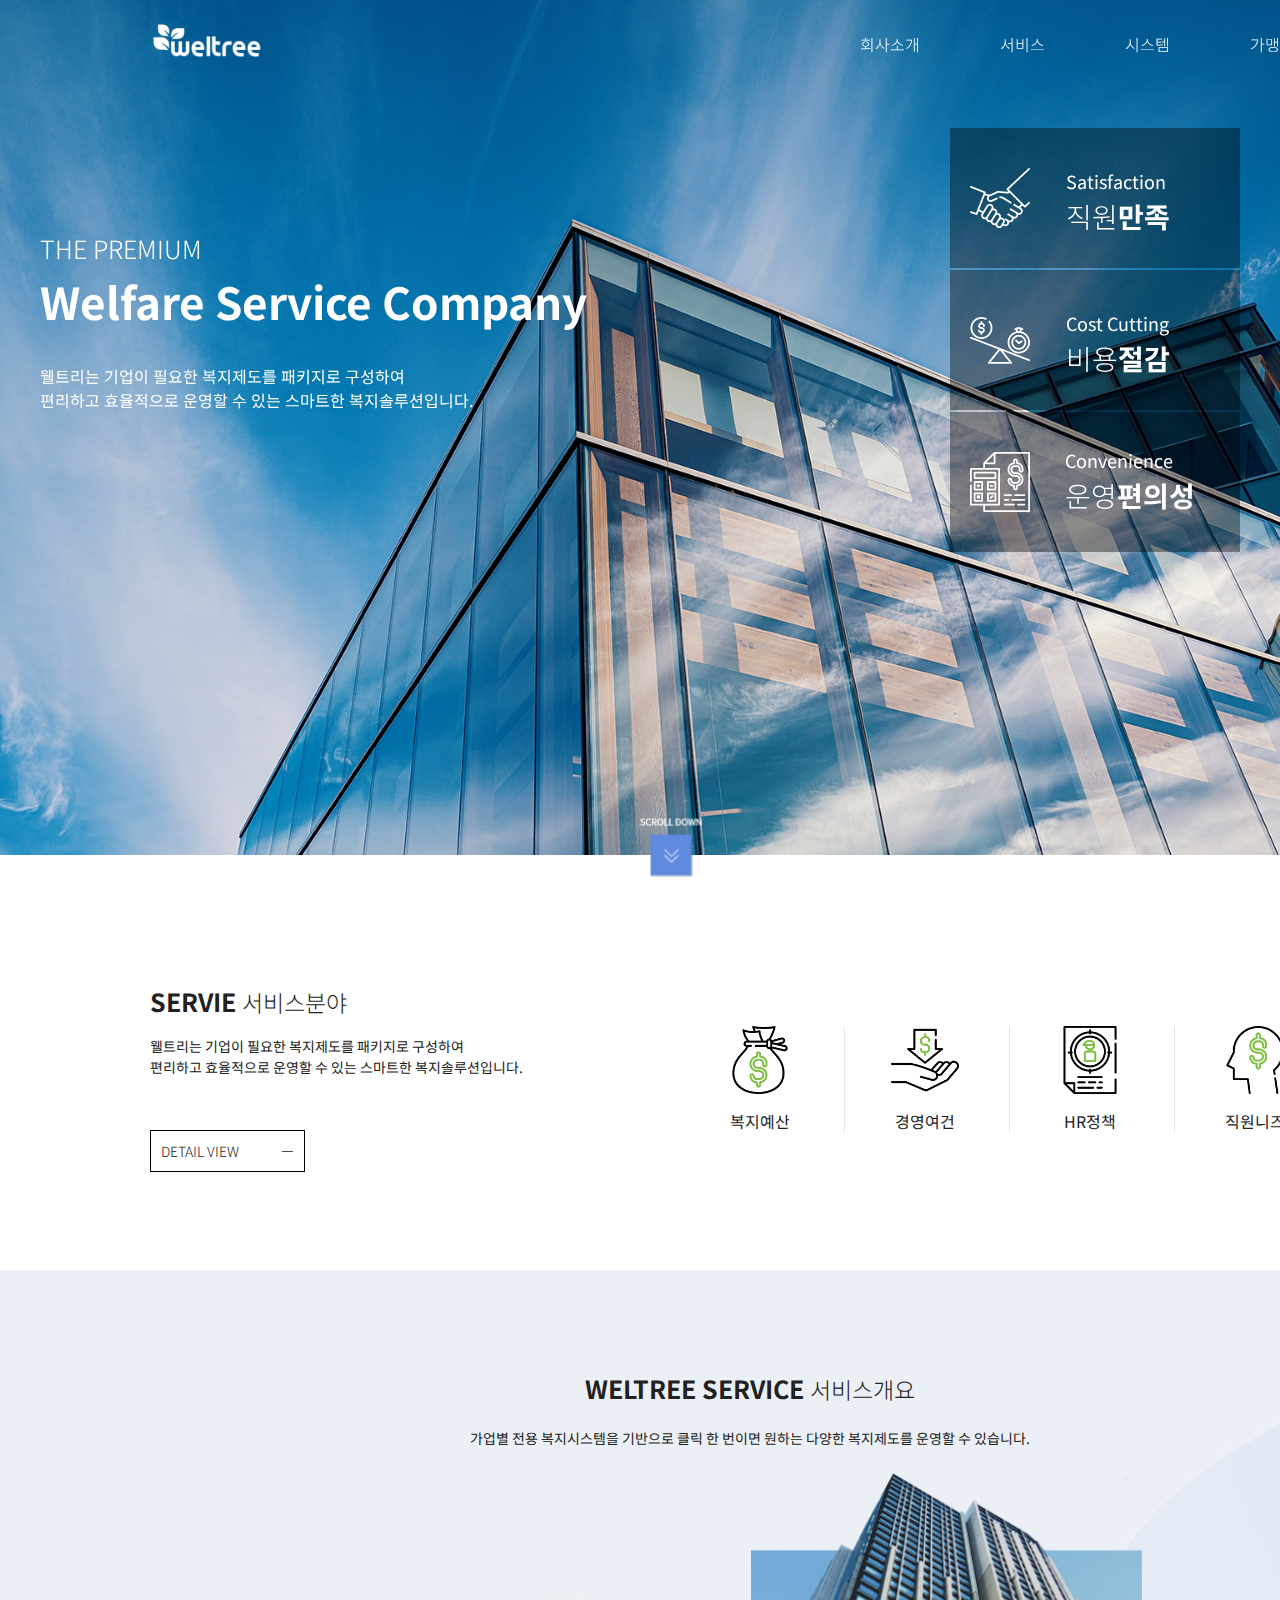
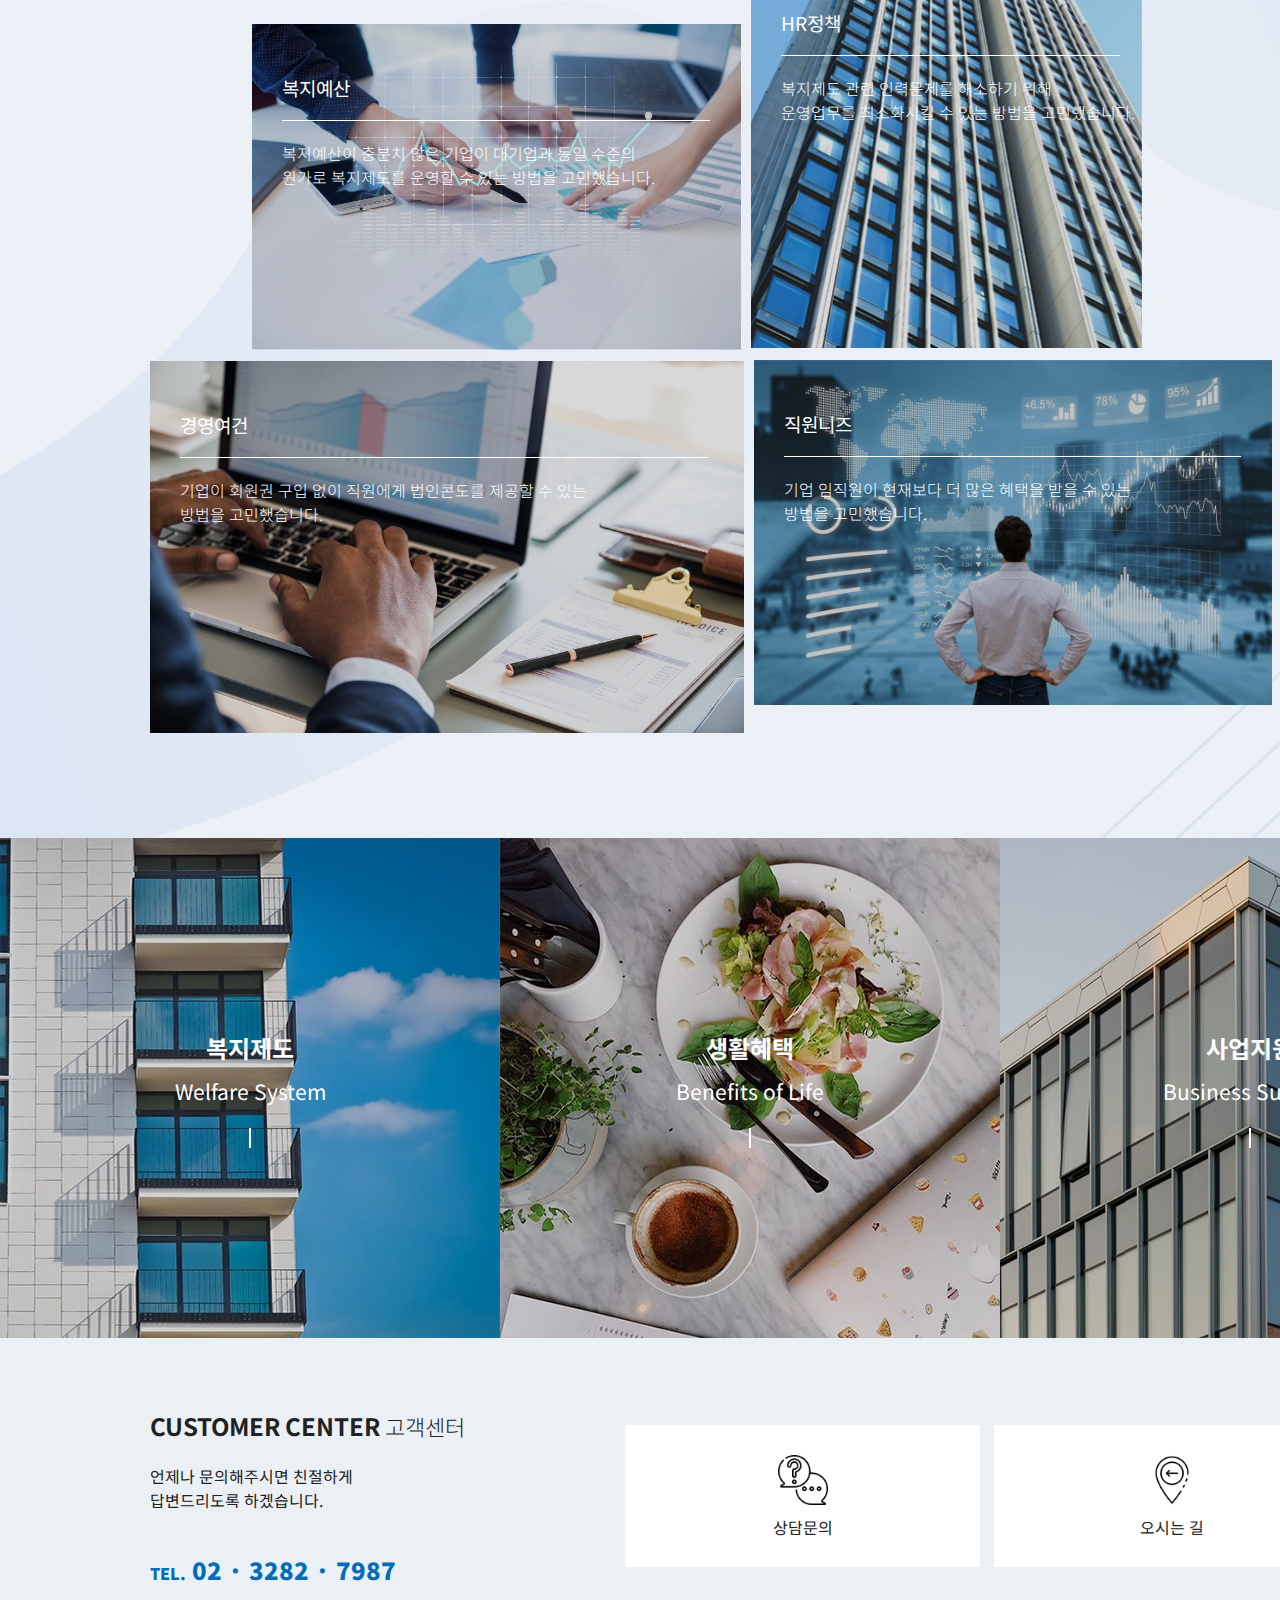
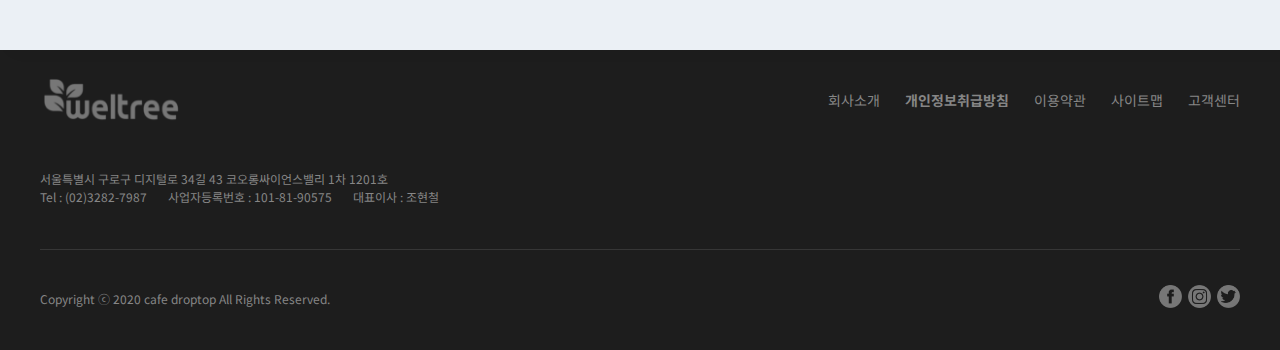
<file: index.html>
<!DOCTYPE html>
<html lang="en">
<head>
    <meta charset="UTF-8">
    <meta name="viewport" content="width=device-width, initial-scale=1.0">
    <title>Weltree</title>
    <!-- 자바스크립트 플러그인 -->
    <script src="//ajax.googleapis.com/ajax/libs/jquery/1.8.2/jquery.min.js"></script>

    <!-- 사용자 js -->
    <script src="./js/main.js"></script>

    <!-- 사용자 CSS -->
    <link rel="stylesheet" href="css/reset.css">
    <link rel="stylesheet" href="css/main.css">

    <!-- 폰트 -->
    <link rel="preconnect" href="https://fonts.gstatic.com">
    <link href="https://fonts.googleapis.com/css2?family=Noto+Sans+KR:wght@100;300;400;700;900&display=swap" rel="stylesheet">

    <!-- Swiper -->
    <script src="https://unpkg.com/swiper/swiper-bundle.min.js"></script>
    <link rel="stylesheet" href="https://unpkg.com/swiper/swiper-bundle.min.css">

    
</head>
<body>
   <div id="wrap">
       <div id="header">
        <div class="container1500">
           <div class="container1200">
                <a href="index.html" id="logo">
                    <h1 class="logo"></h1>
                </a>

               <nav>
                   <ul class="depth1">
                       <li><a href="sub1.html">회사소개</a>
                            <ul class="depth2">
                                <li><a href="#">서비스 구조</a></li>
                                <li><a href="#">서비스 배경</a></li>
                                <li><a href="#">서비스 주체</a></li>
                                <li><a href="#">이용 프로세스</a></li>
                                <li><a href="#">도입효과</a></li>
                                <li><a href="sub1_6.html">오시는 길</a></li>
                            </ul>
                        </li>
                       <li><a href="sub2.html">서비스</a>
                            <ul class="depth2">
                                <li><a href="#">복지제도</a></li>
                                <li><a href="#">생활혜택</a></li>
                                <li><a href="#">사업지원</a></li>
                            </ul>
                        </li>
                       <li><a href="#">시스템</a>
                            <ul class="depth2">
                                <li><a href="#">사용자시스템</a></li>
                                <li><a href="#">관리자시스템</a></li>
                            </ul>
                        </li>
                       <li><a href="#">가맹안내</a>
                            <ul class="depth2">
                                <li><a href="#">가입신청</a></li>
                                <li><a href="#">이용료 정산</a></li>
                                <li><a href="#">서비스 문의</a></li>
                            </ul>
                        </li>
                   </ul>
               </nav>
           </div>
        </div> 
       </div>

       <div id="visual">
            <div class="swiper-container">
                <div class="swiper-wrapper">

                <div class="swiper-slide" style="background-image:url(img/main/banner1.png)">
                    <div class="container1200">
                        <div class="title">
                            <h2>THE PREMIUM</h2>
                            <h1>Welfare Service Company</h1>
                            <h3>웰트리는 기업이 필요한 복지제도를 패키지로 구성하여 <br>
                                편리하고 효율적으로 운영할 수 있는 스마트한 복지솔루션입니다.</h3>
                        </div>
                        <div class="transbox">
                            <div class="transbox1">
                                <img src="./img/main/satisfaction.png" alt="직원만족">
                                <div>
                                    <h4>Satisfaction</h4>
                                    <h5>직원<span>만족</span></h5>
                                </div>
                            </div>

                            <div class="transbox2">
                                <img src="./img/main/costcutting.png" alt="비용절감">
                                <div>
                                    <h4>Cost Cutting</h4>
                                    <h5>비용<span>절감</span></h5>
                                </div>
                            </div>

                            <div class="transbox3">
                                <img src="./img/main/convenience.png" alt="운영편의성">
                                <div>
                                    <h4>Convenience</h4>
                                    <h5>운영<span>편의성</span></h5>
                                </div>
                            </div>
                        </div>
                    </div>
                </div>

                <div class="swiper-slide" style="background-image:url(img/main/banner2.png)">
                    <div class="container1200">
                        <div class="title">
                            <h2>THE PREMIUM</h2>
                            <h1>Welfare Service Company</h1>
                            <h3>웰트리는 기업이 필요한 복지제도를 패키지로 구성하여<br>
                                편리하고 효율적으로 운영할 수 있는 스마트한 복지솔루션입니다.</h3>
                        </div>
                        <div class="transbox">
                            <div class="transbox1">
                                <img src="./img/main/satisfaction.png" alt="직원만족">
                                <div>
                                    <h4>Satisfaction</h4>
                                    <h5>직원<span>만족</span></h5>
                                </div>
                            </div>

                            <div class="transbox2">
                                <img src="./img/main/costcutting.png" alt="비용절감">
                                <div>
                                    <h4>Cost Cutting</h4>
                                    <h5>비용<span>절감</span></h5>
                                </div>
                            </div>

                            <div class="transbox3">
                                <img src="./img/main/convenience.png" alt="운영편의성">
                                <div>
                                    <h4>Convenience</h4>
                                    <h5>운영<span>편의성</span></h5>
                                </div>
                            </div>
                        </div>
                    </div>
                </div>

                <div class="swiper-slide" style="background-image:url(img/main/banner3.png)">
                    <div class="container1200">
                        <div class="title">
                            <h2>THE PREMIUM</h2>
                            <h1>Welfare Service Company</h1>
                            <h3>웰트리는 기업이 필요한 복지제도를 패키지로 구성하여<br>
                                편리하고 효율적으로 운영할 수 있는 스마트한 복지솔루션입니다.</h3>
                        </div>

                        <div class="transbox">
                            <div class="transbox1">
                                <img src="./img/main/satisfaction.png" alt="직원만족">
                                <div>
                                    <h4>Satisfaction</h4>
                                    <h5>직원<span>만족</span></h5>
                                </div>
                            </div>

                            <div class="transbox2">
                                <img src="./img/main/costcutting.png" alt="비용절감">
                                <div>
                                    <h4>Cost Cutting</h4>
                                    <h5>비용<span>절감</span></h5>
                                </div>
                            </div>

                            <div class="transbox3">
                                <img src="./img/main/convenience.png" alt="운영편의성">
                                <div>
                                    <h4>Convenience</h4>
                                    <h5>운영<span>편의성</span></h5>
                                </div>
                            </div>
                        </div>
                    </div>
                </div>

                </div>
            </div>

            <!-- <div class="container1200">
                <div class="title">
                    <h2>THE PREMIUM</h2>
                    <h1>Welfare Service Company</h1>
                    <h3>웰트리는 기업이 필요한 복지제도를 패키지로 구성하여 <br>
                        편리하고 효율적으로 운영할 수 있는 스마트한 복지솔루션입니다.</h3>
                </div>
            </div> -->
           <div class="box page-start"></div>
       </div>

        <!-- Initialize Swiper -->
        <script>
            var swiper = new Swiper('.swiper-container', {
            spaceBetween: 30,
            effect: 'fade',
            speed:2000,
            autoplay: {
                delay: 3000,
                disableOnInteraction: false,
            } 
            });
        </script>


       <div id="contents">
                <div class="container1500">
                    <div id="content1">
                        <div class="container1200">
                            <img src="img/main/scroll_down.png" class="scroll_down" alt="scroll down">
                           <div class="left">
                                <h2>SERVIE <span>서비스분야</span></h2>
                                <h3>웰트리는 기업이 필요한 복지제도를 패키지로 구성하여<br>
                                    편리하고 효율적으로 운영할 수 있는 스마트한 복지솔루션입니다.</h3>
                                <a href="sub2.html">DETAIL VIEW　　　ㅡ</a>
                           </div>

                           <div class="right">
                               <div class="wrap">
                                    <div>
                                        <img src="img/main/046-money.png" alt="복지예산">
                                        <p>복지예산</p>
                                    </div>
                                    <div>
                                        <img src="img/main/016-profit.png" alt="경영여건">
                                        <p>경영여건</p>
                                    </div>
                                    <div>
                                        <img src="img/main/026-resume.png" alt="HR정책">
                                        <p>HR정책</p>
                                    </div>
                                    <div>
                                        <img src="img/main/049-think.png" alt="직원니즈">
                                        <p>직원니즈</p>
                                    </div>
                                </div>
                           </div> 
                        </div>
                    </div>

                    <div id="content2">
                        <div class="container1500">
                            <div class="container1200">
                                <h2>WELTREE SERVICE <span>서비스개요</span></h2>
                                    <h3>가업별 전용 복지시스템을 기반으로 클릭 한 번이면 원하는 다양한 복지제도를 운영할 수 있습니다.</h3>

                                <div class="box">
                                    <div class="top">
                                        <div>
                                            <h4>복지예산</h4>
                                            <img src="img/main/line1.png" alt="line">
                                            <p>복지예산이 충분치 않은 기업이 대기업과 동일 수준의 <br>
                                                원가로 복지제도를 운영할 수 있는 방법을 고민했습니다.</p>
                                        </div>
                                        <div>
                                            <h4>HR정책</h4>
                                            <img src="img/main/line2.png" alt="line">
                                            <p>복지제도 관련 인력문제를 해소하기 위해 <br>
                                                운영업무를 최소화시킬 수 있는 방법을 고민했습니다.</p>
                                        </div>
                                    </div>
                                    <div class="bottom">
                                        <div>
                                            <h4>경영여건</h4>
                                            <img src="img/main/line3.png" alt="line">
                                            <p>기업이 회원권 구입 없이 직원에게 법인콘도를 제공할 수 있는 <br>
                                                방법을 고민했습니다.</p>
                                            </div>
                                        <div>
                                            <h4>직원니즈</h4>
                                            <img src="img/main/line4.png" alt="line">
                                            <p>기업 임직원이 현재보다 더 많은 혜택을 받을 수 있는 <br> 방법을 고민했습니다.</p>
                                        </div>
                                    </div>
                                </div>
                            </div>
                        </div>
                    </div>
                    
                    <div id="content3">
                        <a href="#">
                            <div class="box1">
                                <h3>복지제도</h3>
                                <h4>Welfare System</h4>
                                <img src="img/main/vline.png" alt="line">
                            </div>
                        </a>
                        <a href="#">
                            <div class="box2">
                                <h3>생활혜택</h3>
                                <h4>Benefits of Life</h4>
                                <img src="img/main/vline.png" alt="line">
                            </div>
                        </a>
                        <a href="#">
                            <div class="box3">
                                <h3>사업지원</h3>
                                <h4>Business Support</h4>
                                <img src="img/main/vline.png" alt="line">
                            </div>
                        </a>
                    </div>

                    <div id="content4">
                            <div class="container1200">
                                <div class="left">
                                    <h2>CUSTOMER CENTER
                                        <span>고객센터</span>
                                    </h2>
                                    <h3>언제나 문의해주시면 친절하게 <br>
                                        답변드리도록 하겠습니다.</h3>
                                    <p><span>TEL.</span>
                                    02 · 3282 · 7987</p>    
                                </div>
                                <div class="right">
                                    <a href="#">
                                        <div>
                                            <img src="img/main/question.png" alt="상담문의">
                                            <p>상담문의</p>
                                        </div>
                                    </a>

                                    <a href="sub1_6.html">
                                        <div>
                                            <img src="img/main/location.png" alt="오시는길">
                                            <p>오시는 길</p>
                                        </div>
                                    </a>
                                </div>
                            </div>
                    </div>
                </div>
        </div>

       <div id="footer">
            <div class="container1200">
                <div class="top">
                    <div class="left">
                            <h1><a href="index.html"><img src="img/footer_logo.png" alt="footer logo"></a></h1>

                            <p>서울특별시 구로구 디지털로 34길 43  코오롱싸이언스밸리 1차 1201호 <br>
                                Tel : (02)3282-7987&nbsp;&nbsp;&nbsp;&nbsp;&nbsp;&nbsp;&nbsp;사업자등록번호 : 101-81-90575&nbsp;&nbsp;&nbsp;&nbsp;&nbsp;&nbsp;&nbsp;대표이사 : 조현철
                                </p>
     
                    </div>
                    <div class="right">
                        <ul>
                            <li><a href="#">회사소개</a></li>
                            <li><a href="#">개인정보취급방침</a></li>
                            <li><a href="#">이용약관</a></li>
                            <li><a href="#">사이트맵</a></li>
                            <li><a href="#">고객센터</a></li>
                        </ul>
                    </div>
                </div>

                <img src="img/footer_line.png" alt="footer line">

                <div class="bottom">
                    <div class="left">
                        <p>Copyright ⓒ 2020 cafe droptop All Rights Reserved.</p>
                    </div>
                    <div class="right">
                        <ul>
                            <li><a href="#"><img src="img/facebook.png" alt="페이스북"></a></li>
                            <li><a href="#"><img src="img/instagram.png" alt="인스타그램"></a></li>
                            <li><a href="#"><img src="img/twitter.png" alt="트위터"></a></li>
                        </ul>
                    </div>
                </div>
            </div>
       </div>
   </div> <!--//wrap-->
</body>
</html>
</file>
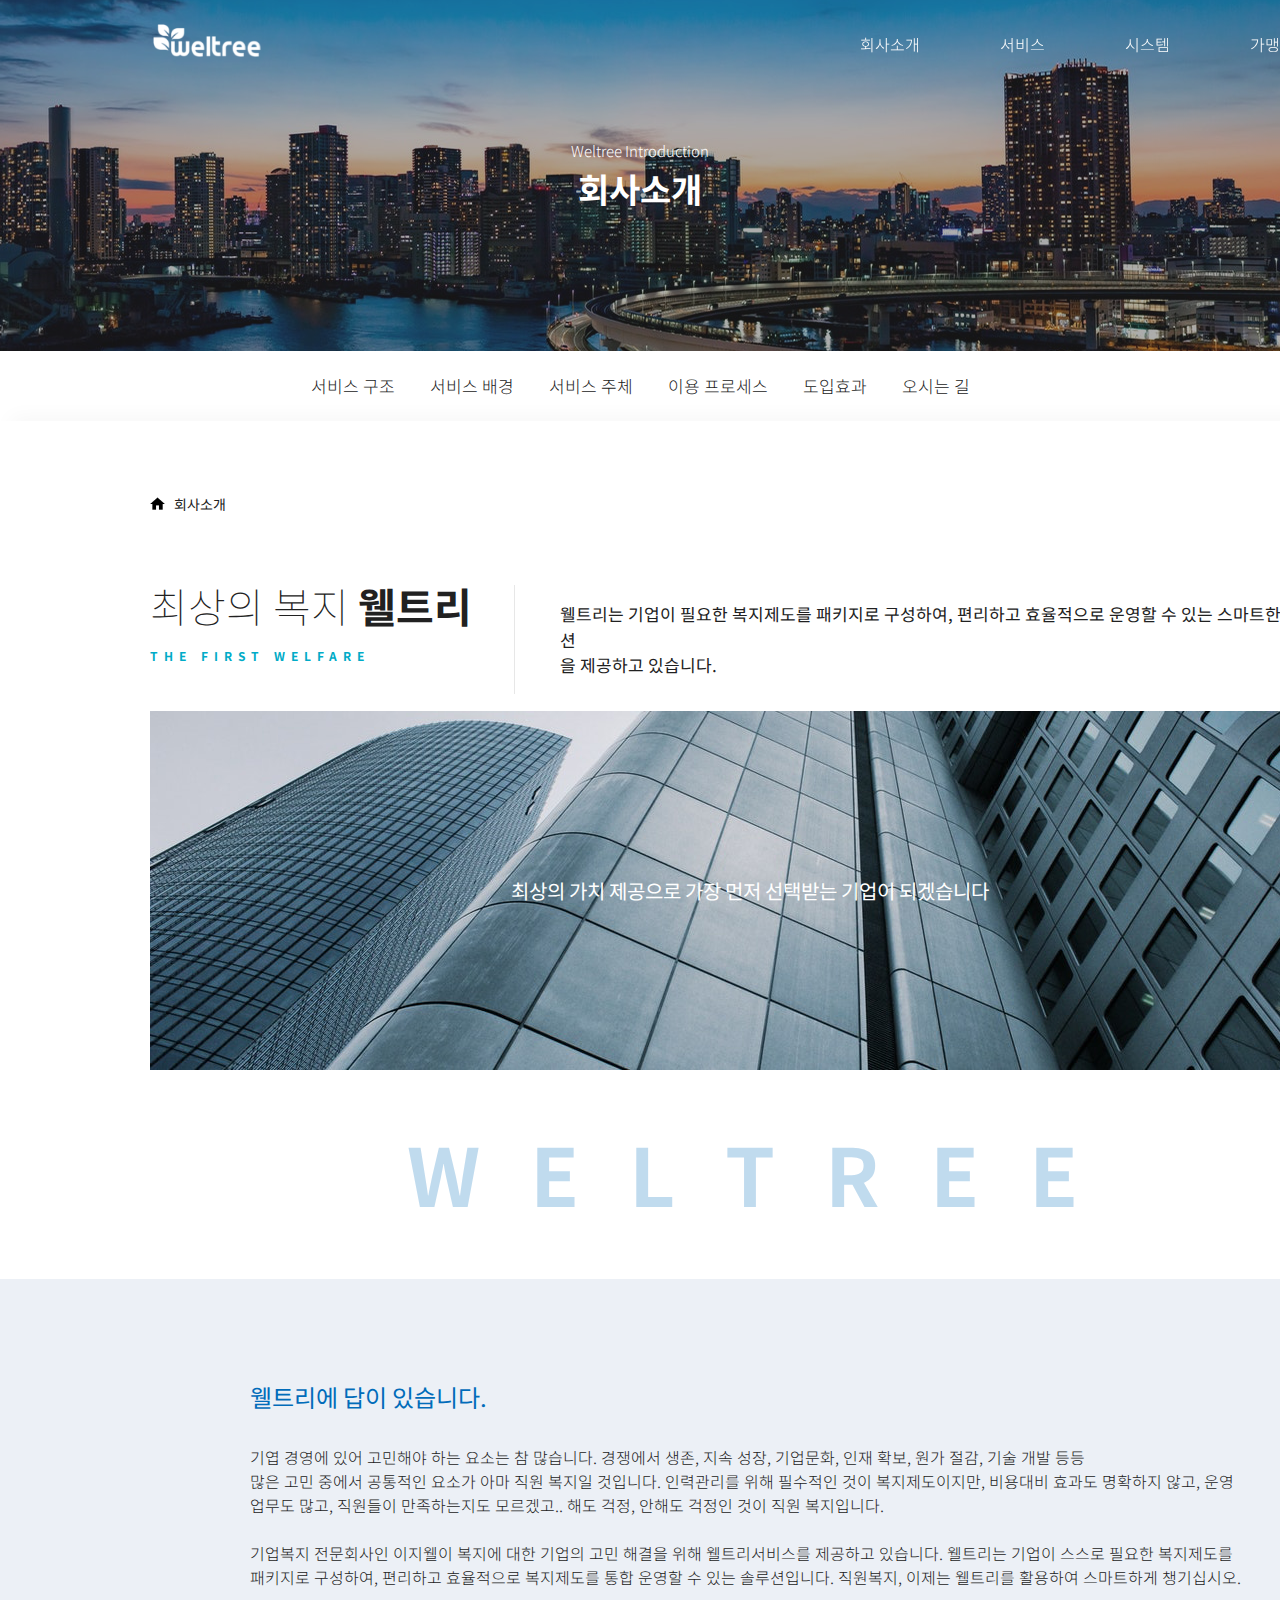
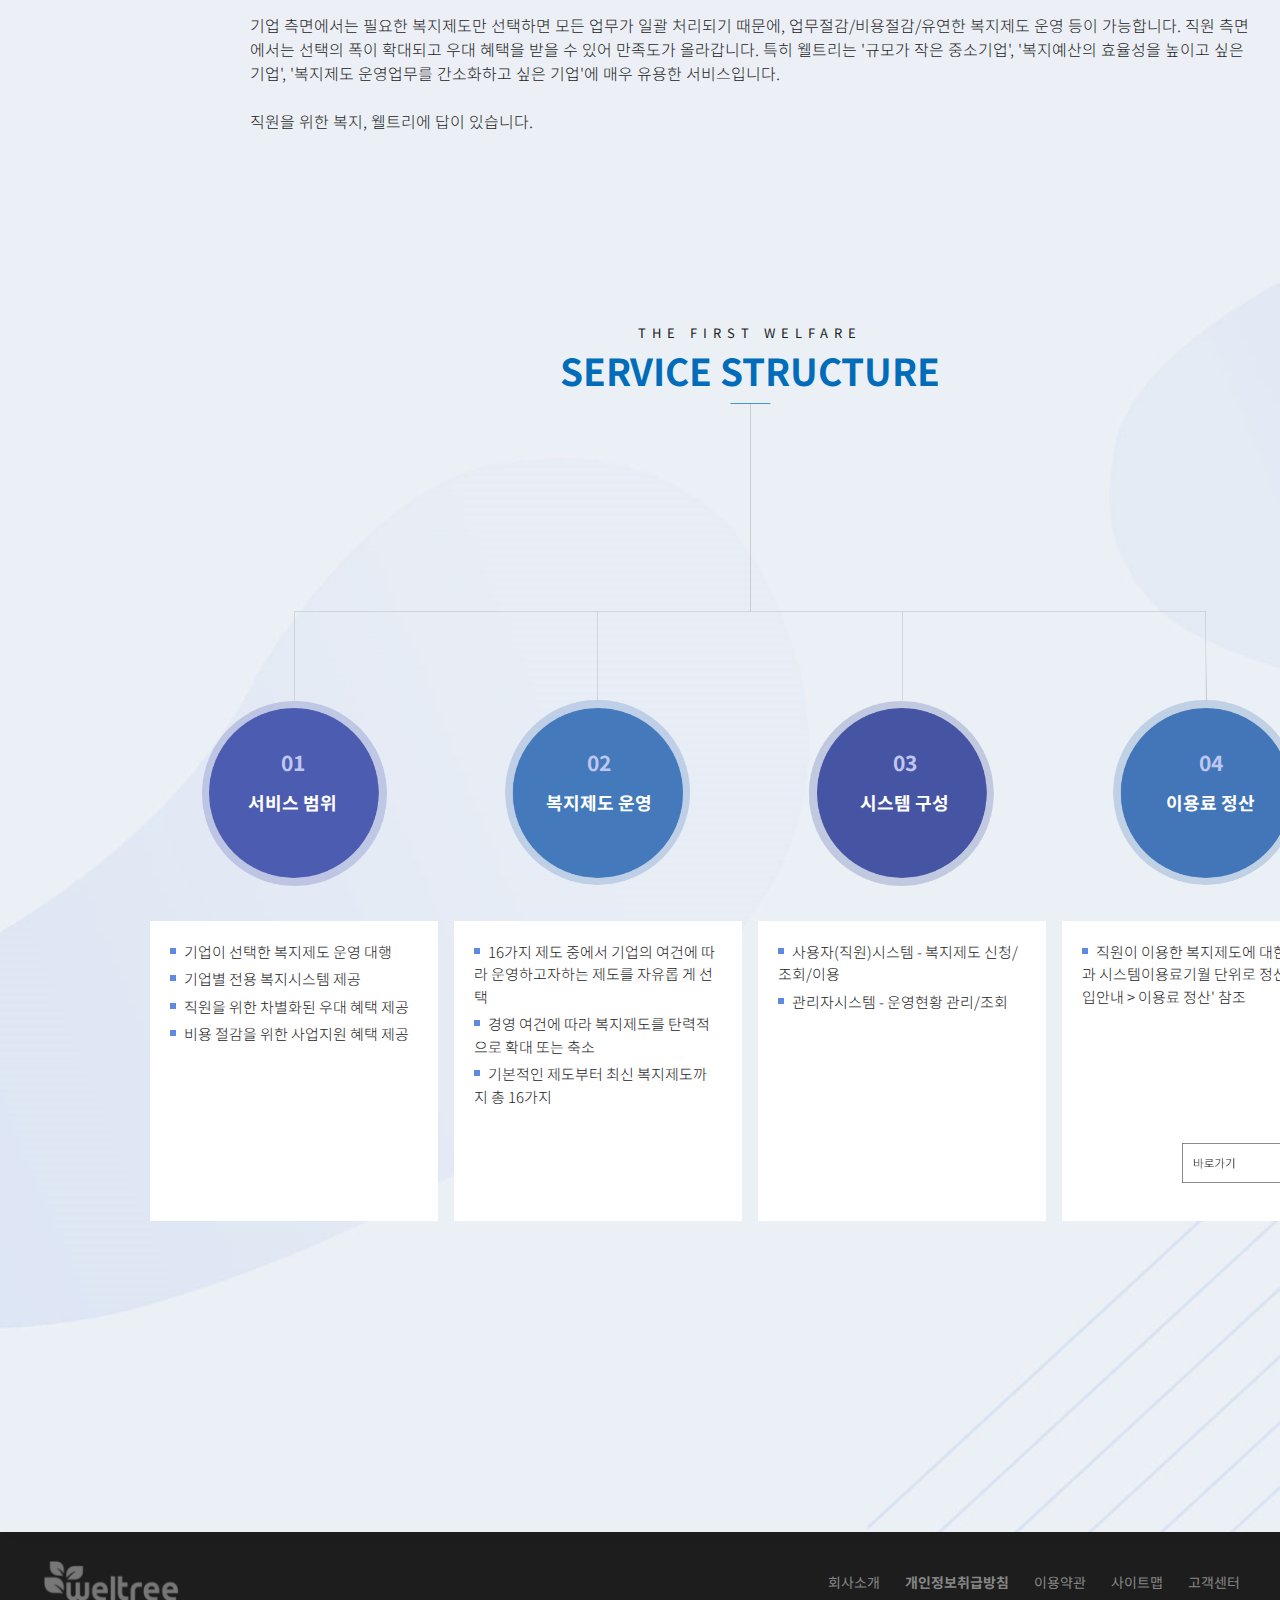
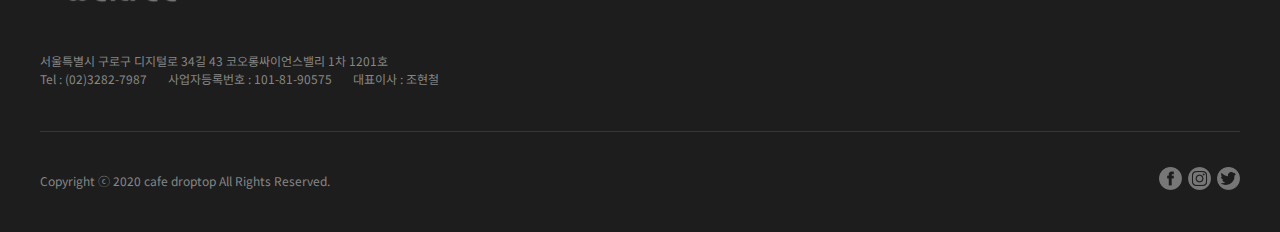
<file: sub1.html>
<!DOCTYPE html>
<html lang="en">
<head>
    <meta charset="UTF-8">
    <meta name="viewport" content="width=device-width, initial-scale=1.0">
    <title>회사소개｜Weltree</title>
    <!-- 자바스크립트 플러그인 -->
    <script src="//ajax.googleapis.com/ajax/libs/jquery/1.8.2/jquery.min.js"></script>

    <!-- 사용자 js -->
    <script src="js/main.js"></script>

    <!-- 사용자 CSS -->
    <link rel="stylesheet" href="css/reset.css">
    <link rel="stylesheet" href="css/reset.css">
    <link rel="stylesheet" href="css/sub1.css">
    <!-- <link rel="stylesheet" href="css/main.css"> -->

    <!-- 폰트 -->
    <link rel="preconnect" href="https://fonts.gstatic.com">
    <link href="https://fonts.googleapis.com/css2?family=Noto+Sans+KR:wght@100;300;400;700;900&display=swap" rel="stylesheet">

    <!-- Swiper -->
    <script src="https://unpkg.com/swiper/swiper-bundle.min.js"></script>
    <link rel="stylesheet" href="https://unpkg.com/swiper/swiper-bundle.min.css">

    
</head>
<body>
   <div id="wrap">
       <div id="header">
        <div class="container1500">
           <div class="container1200">
                <a href="index.html" id="logo">
                    <h1 class="logo"></h1>
                </a>

               <nav>
                   <ul class="depth1">
                       <li><a href="sub1.html">회사소개</a>
                            <ul class="depth2">
                                <li><a href="#">서비스 구조</a></li>
                                <li><a href="#">서비스 배경</a></li>
                                <li><a href="#">서비스 주체</a></li>
                                <li><a href="#">이용 프로세스</a></li>
                                <li><a href="#">도입효과</a></li>
                                <li><a href="sub1_6.html">오시는 길</a></li>
                            </ul>
                        </li>
                       <li><a href="sub2.html">서비스</a>
                            <ul class="depth2">
                                <li><a href="#">복지제도</a></li>
                                <li><a href="#">생활혜택</a></li>
                                <li><a href="#">사업지원</a></li>
                            </ul>
                        </li>
                       <li><a href="#">시스템</a>
                            <ul class="depth2">
                                <li><a href="#">사용자시스템</a></li>
                                <li><a href="#">관리자시스템</a></li>
                            </ul>
                        </li>
                       <li><a href="#">가맹안내</a>
                            <ul class="depth2">
                                <li><a href="#">가입신청</a></li>
                                <li><a href="#">이용료 정산</a></li>
                                <li><a href="#">서비스 문의</a></li>
                            </ul>
                        </li>
                   </ul>
               </nav>
           </div>
        </div> 
       </div>

       <div id="title">
           <div class="container1200">
                <h2>Weltree Introduction</h2>
                <h1>회사소개</h1>

                <div class="sub_nav page-start">
                    <nav>
                        <ul>
                            <li><a href="#">서비스 구조</a></li>
                            <li><a href="#">서비스 배경</a></li>
                            <li><a href="#">서비스 주체</a></li>
                            <li><a href="#">이용 프로세스</a></li>
                            <li><a href="#">도입효과</a></li>
                            <li><a href="sub1_6.html">오시는 길</a></li>
                        </ul>
                    </nav>
                </div>
           </div>
       </div>

       <div id="contents">
                <div class="container1500">
                    <div id="content1">
                        <div class="container1200">
                            <div class="top">
                                <p>
                                    <img src="img/home.png" alt="">
                                    <span>회사소개</span>
                                </p>
                            </div>
                            <div class="bottom">
                                <div class="left">
                                    <h2>
                                        최상의 복지
                                        <span>웰트리</span>
                                    </h2>
                                    <h3>THE FIRST WELFARE</h3>
                                </div>
                                <div class="right">
                                    <h4>웰트리는 기업이 필요한 복지제도를 패키지로 구성하여, 편리하고 효율적으로 운영할 수 있는 스마트한 복지솔루션 <br>
                                        을 제공하고 있습니다.</h4>
                                </div>
                            </div>
                        </div>
                    </div>

                    <div id="content2">
                        <div class="container1200">
                            <div class="bg">
                                <p>최상의 가치 제공으로 가장 먼저 선택받는 기업이 되겠습니다</p>
                            </div>

                            <div class="text">
                                <p>W E L T R E E</p>
                            </div>
                        </div>
                    </div>
                    
                    <div id="content3">
                        <div class="container1200">
                            <div class="text">
                            <h5>웰트리에 답이 있습니다.</h5>
                            <p>기엽 경영에 있어 고민해야 하는 요소는 참 많습니다. 경쟁에서 생존, 지속 성장, 기업문화, 인재 확보, 원가 절감, 기술 개발 등등 <br>
                                많은 고민 중에서 공통적인 요소가 아마 직원 복지일 것입니다. 인력관리를 위해 필수적인 것이 복지제도이지만, 비용대비 효과도 명확하지 않고, 운영 업무도 많고, 직원들이 만족하는지도 모르겠고.. 해도 걱정, 안해도 걱정인 것이 직원 복지입니다. <br><br>
                                
                                기업복지 전문회사인 이지웰이 복지에 대한 기업의 고민 해결을 위해 웰트리서비스를 제공하고 있습니다. 웰트리는 기업이 스스로 필요한 복지제도를 패키지로 구성하여, 편리하고 효율적으로 복지제도를 통합 운영할 수 있는 솔루션입니다. 직원복지, 이제는 웰트리를 활용하여 스마트하게 챙기십시오. <br><br>
                                
                                기업 측면에서는 필요한 복지제도만 선택하면 모든 업무가 일괄 처리되기 때문에, 업무절감/비용절감/유연한 복지제도 운영 등이 가능합니다.
                                직원 측면에서는 선택의 폭이 확대되고 우대 혜택을 받을 수 있어 만족도가 올라갑니다. 특히 웰트리는 '규모가 작은 중소기업', '복지예산의 효율성을 높이고 싶은 기업', '복지제도 운영업무를 간소화하고 싶은 기업'에 매우 유용한 서비스입니다. <br><br>
                                
                                직원을 위한 복지, 웰트리에 답이 있습니다.</p>
                            </div>

                            <div class="structure">
                                <h3>THE FIRST WELFARE</h3>
                                <h2>SERVICE STRUCTURE</h2>

                                <div class="circle">
                                    <img src="img/회사소개/circles.png" alt="서비스구조" class="circles">

                                    <div class="number">
                                        <div>
                                            <h4>01</h4>
                                            <h5>서비스 범위</h5>
                                        </div>
                                        <div>
                                            <h4>02</h4>
                                            <h5>복지제도 운영</h5>
                                        </div>
                                        <div>
                                            <h4>03</h4>
                                            <h5>시스템 구성</h5>
                                        </div>
                                        <div>
                                            <h4>04</h4>
                                            <h5>이용료 정산</h5>
                                        </div>
                                    </div>   
                                </div>
                            </div>

                            <div class="box">
                                <div>
                                    <ul>
                                        <li>
                                            <img src="img/회사소개/list_style.png" alt="list_style">
                                            기업이 선택한 복지제도 운영 대행
                                        </li>
                                        <li>
                                            <img src="img/회사소개/list_style.png" alt="list_style">
                                            기업별 전용 복지시스템 제공
                                        </li>
                                        <li>
                                            <img src="img/회사소개/list_style.png" alt="list_style">
                                            직원을 위한 차별화된 우대 혜택 제공
                                        </li>
                                        <li>
                                            <img src="img/회사소개/list_style.png" alt="list_style">
                                            비용 절감을 위한 사업지원 혜택 제공
                                        </li>
                                    </ul>
                                </div>

                                <div>
                                    <ul>
                                        <li>
                                            <img src="img/회사소개/list_style.png" alt="list_style">
                                            16가지 제도 중에서 기업의 여건에 
                                            따라 운영하고자하는 제도를 자유롭
                                            게 선택
                                        </li>
                                        <li>
                                            <img src="img/회사소개/list_style.png" alt="list_style">
                                            경영 여건에 따라 복지제도를 탄력적
                                            으로 확대 또는 축소
                                        </li>
                                        <li>
                                            <img src="img/회사소개/list_style.png" alt="list_style">
                                            기본적인 제도부터 최신 복지제도까
                                            지 총 16가지
                                        </li>
                                    </ul>
                                </div>

                                <div>
                                    <ul>
                                        <li>
                                            <img src="img/회사소개/list_style.png" alt="list_style">
                                            사용자(직원)시스템 - 복지제도 신청/
                                            조회/이용
                                        </li>
                                        <li>
                                            <img src="img/회사소개/list_style.png" alt="list_style">
                                            관리자시스템 - 운영현황 관리/조회
                                        </li>
                                    </ul>
                                </div>

                                <div>
                                    <ul>
                                        <li>
                                            <img src="img/회사소개/list_style.png" alt="list_style">
                                            직원이 이용한 복지제도에 대한 비용과 시스템이용료기월 단위로 정산됨
                                            - '가입안내 > 이용료 정산' 참조
                                        </li>
                                    </ul>

                                    <a href="#">
                                    <img src="img/회사소개/go_btn.png" alt="바로가기">
                                    </a>
                                </div>
                            </div>
                        </div>
                    </div>


                </div> 
        </div>

       <div id="footer">
            <div class="container1200">
                <div class="top">
                    <div class="left">
                            <h1><a href="index.html"><img src="img/footer_logo.png" alt="footer logo"></a></h1>

                            <p>서울특별시 구로구 디지털로 34길 43  코오롱싸이언스밸리 1차 1201호 <br>
                                Tel : (02)3282-7987&nbsp;&nbsp;&nbsp;&nbsp;&nbsp;&nbsp;&nbsp;사업자등록번호 : 101-81-90575&nbsp;&nbsp;&nbsp;&nbsp;&nbsp;&nbsp;&nbsp;대표이사 : 조현철
                                </p>
     
                    </div>
                    <div class="right">
                        <ul>
                            <li><a href="#">회사소개</a></li>
                            <li><a href="#">개인정보취급방침</a></li>
                            <li><a href="#">이용약관</a></li>
                            <li><a href="#">사이트맵</a></li>
                            <li><a href="#">고객센터</a></li>
                        </ul>
                    </div>
                </div>

                <img src="img/footer_line.png" alt="footer line">

                <div class="bottom">
                    <div class="left">
                        <p>Copyright ⓒ 2020 cafe droptop All Rights Reserved.</p>
                    </div>
                    <div class="right">
                        <ul>
                            <li><a href="#"><img src="img/facebook.png" alt="페이스북"></a></li>
                            <li><a href="#"><img src="img/instagram.png" alt="인스타그램"></a></li>
                            <li><a href="#"><img src="img/twitter.png" alt="트위터"></a></li>
                        </ul>
                    </div>
                </div>
            </div>
       </div>
   </div> <!--//wrap-->
</body>
</html>
</file>
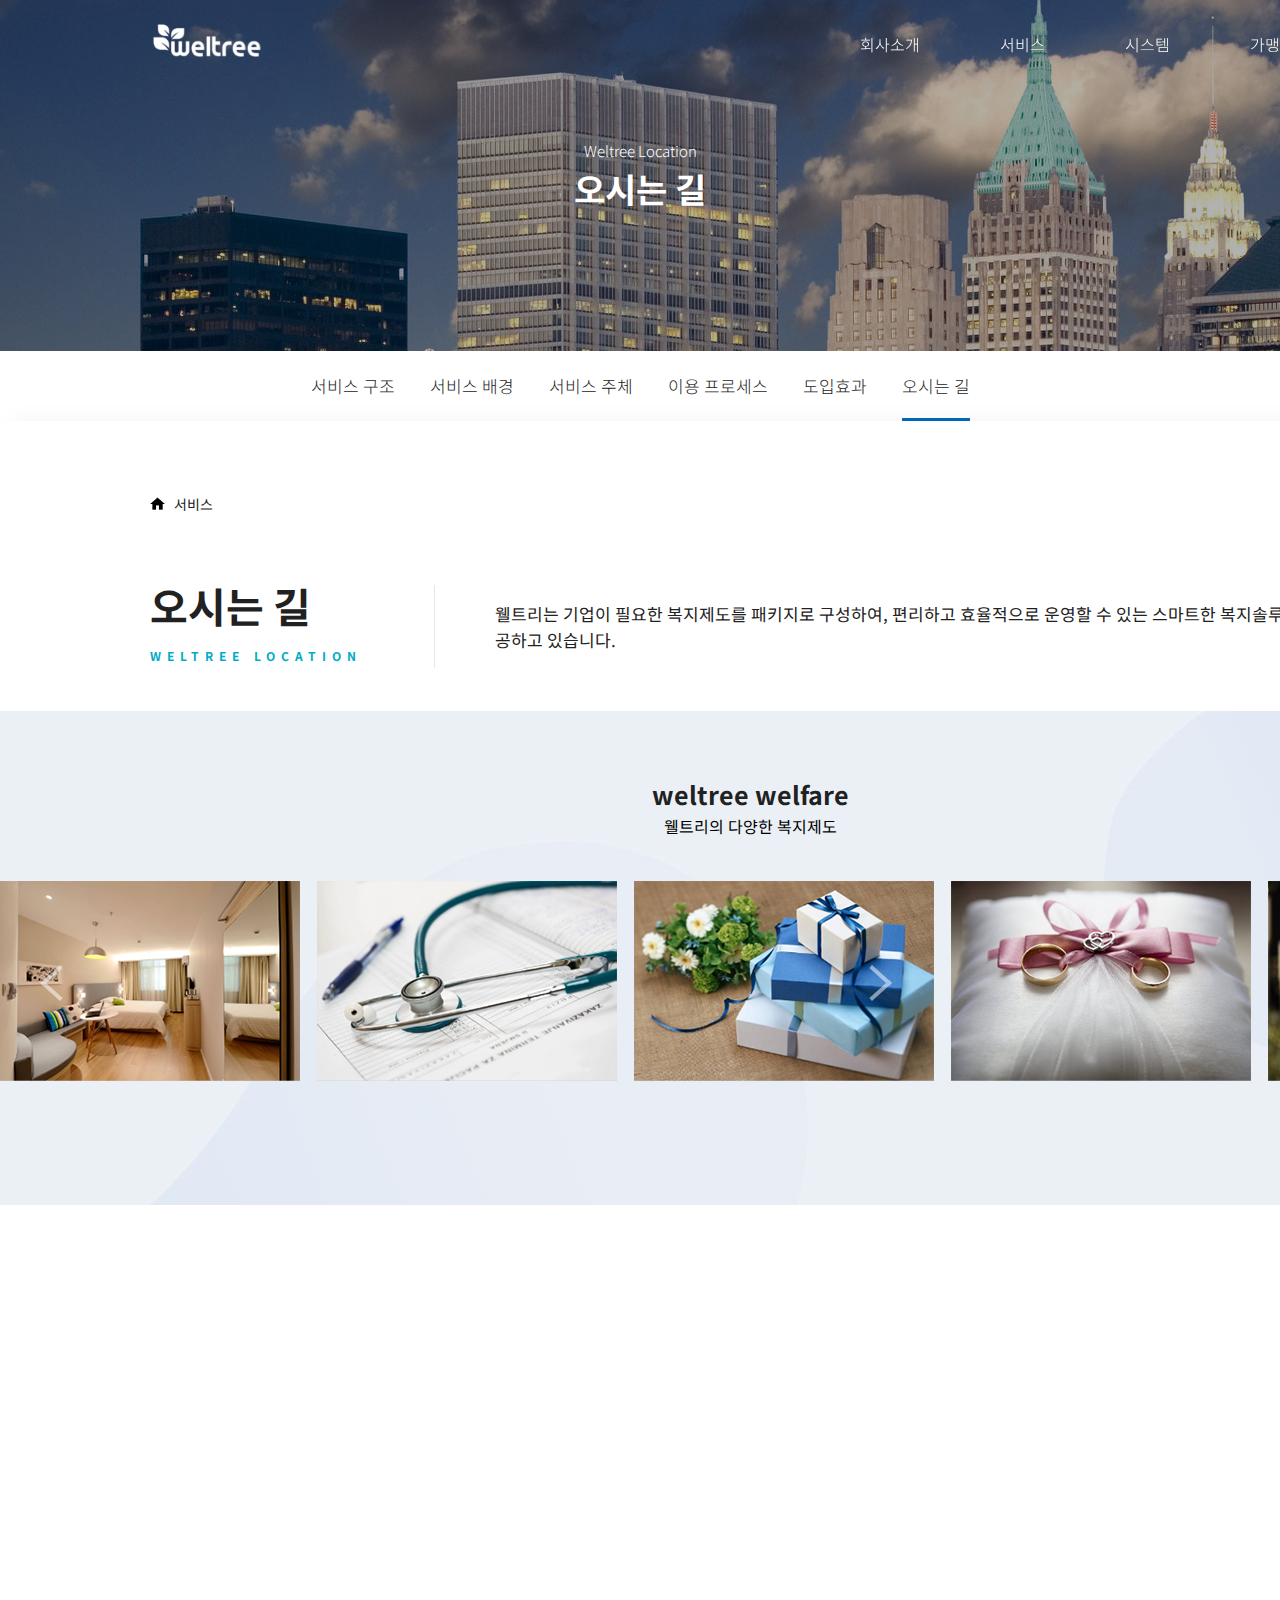
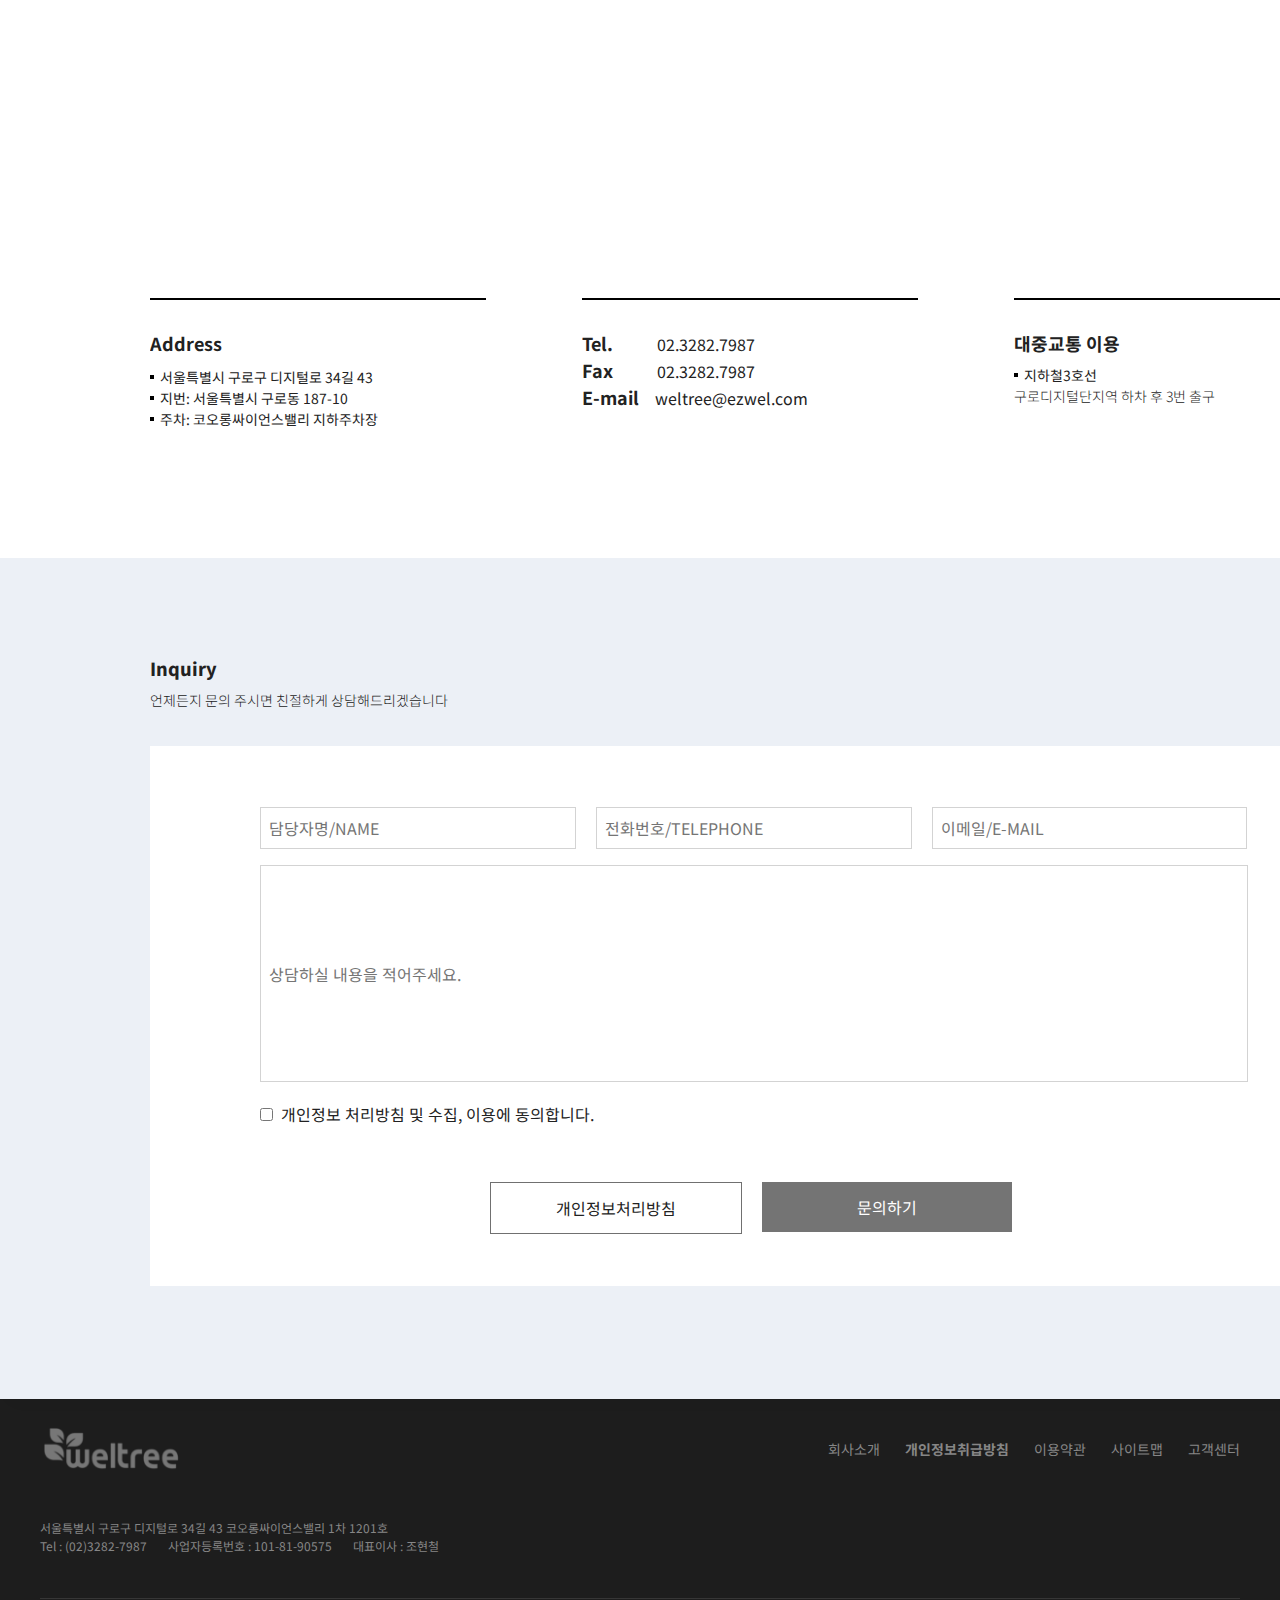
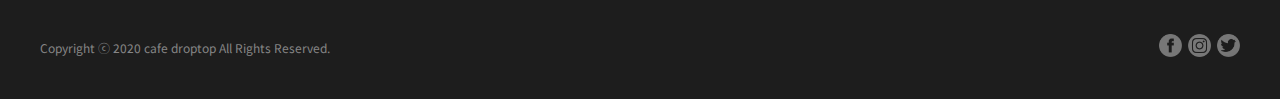
<file: sub1_6.html>
<!DOCTYPE html>
<html lang="en">
<head>
    <meta charset="UTF-8">
    <meta name="viewport" content="width=device-width, initial-scale=1.0">
    <title>오시는 길｜Weltree</title>
    <!-- 자바스크립트 플러그인 -->
    <script src="//ajax.googleapis.com/ajax/libs/jquery/1.8.2/jquery.min.js"></script>

    <!-- 사용자 js -->
    <script src="js/main.js"></script>

    <!-- 사용자 CSS -->
    <link rel="stylesheet" href="css/reset.css">
    <link rel="stylesheet" href="css/sub1_6.css">
    <!-- <link rel="stylesheet" href="css/main.css"> -->

    <!-- 폰트 -->
    <link rel="preconnect" href="https://fonts.gstatic.com">
    <link href="https://fonts.googleapis.com/css2?family=Noto+Sans+KR:wght@100;300;400;700;900&display=swap" rel="stylesheet">

    <!-- Swiper -->
    <script src="https://unpkg.com/swiper/swiper-bundle.min.js"></script>
    <link rel="stylesheet" href="https://unpkg.com/swiper/swiper-bundle.min.css">

    <!-- <style>
        .swiper-container {
          width: 800px;
          height: 100%;
          padding: 0 50px 0 50px;
          outline: 1px solid rgb(255, 230, 0);
        }
    
        .swiper-slide {
            width: 349px; height: 200px;
          text-align: center;
          font-size: 18px;
          background: #fff;
    
          /* Center slide text vertically */
          display: -webkit-box;
          display: -ms-flexbox;
          display: -webkit-flex;
          display: flex;
          -webkit-box-pack: center;
          -ms-flex-pack: center;
          -webkit-justify-content: center;
          justify-content: center;
          -webkit-box-align: center;
          -ms-flex-align: center;
          -webkit-align-items: center;
          align-items: center;
        }
        .swiper-button-prev {
            position: absolute;
            /* left: -30px; */
        }
        .swiper-button-next {
            position: absolute;
            /* top: 2; */
            /* right: 120px; */
        }
      </style> -->
    
</head>
<body>
   <div id="wrap">
       <div id="header">
        <div class="container1500">
           <div class="container1200">
                <a href="index.html" id="logo">
                    <h1 class="logo"></h1>
                </a>

               <nav>
                   <ul class="depth1">
                       <li><a href="sub1.html">회사소개</a>
                            <ul class="depth2">
                                <li><a href="#">서비스 구조</a></li>
                                <li><a href="#">서비스 배경</a></li>
                                <li><a href="#">서비스 주체</a></li>
                                <li><a href="#">이용 프로세스</a></li>
                                <li><a href="#">도입효과</a></li>
                                <li><a href="sub1_6.html">오시는 길</a></li>
                            </ul>
                        </li>
                       <li><a href="sub2.html">서비스</a>
                            <ul class="depth2">
                                <li><a href="#">복지제도</a></li>
                                <li><a href="#">생활혜택</a></li>
                                <li><a href="#">사업지원</a></li>
                            </ul>
                        </li>
                       <li><a href="#">시스템</a>
                            <ul class="depth2">
                                <li><a href="#">사용자시스템</a></li>
                                <li><a href="#">관리자시스템</a></li>
                            </ul>
                        </li>
                       <li><a href="#">가맹안내</a>
                            <ul class="depth2">
                                <li><a href="#">가입신청</a></li>
                                <li><a href="#">이용료 정산</a></li>
                                <li><a href="#">서비스 문의</a></li>
                            </ul>
                        </li>
                   </ul>
               </nav>
           </div>
        </div> 
       </div>

       <div id="title">
           <div class="container1200">
                <h2>Weltree Location</h2>
                <h1>오시는 길</h1>

                <div class="sub_nav page-start">
                    <nav>
                        <ul>
                            <li><a href="#">서비스 구조</a></li>
                            <li><a href="#">서비스 배경</a></li>
                            <li><a href="#">서비스 주체</a></li>
                            <li><a href="#">이용 프로세스</a></li>
                            <li><a href="#">도입효과</a></li>
                            <li><a href="sub1_6.html">오시는 길</a></li>
                        </ul>
                    </nav>
                </div>

           </div>
       </div>

       <div id="contents">
                <div class="container1500">
                    <div id="content1">
                        <div class="container1200">
                            <div class="top">
                                <p>
                                    <img src="img/home.png" alt="">
                                    <span>서비스</span>
                                </p>
                            </div>
                            <div class="bottom">
                                <div class="left">
                                    <h2>오시는 길</h2>
                                    <h3>WELTREE LOCATION</h3>
                                </div>
                                <div class="right">
                                    <h4>웰트리는 기업이 필요한 복지제도를 패키지로 구성하여, 편리하고 효율적으로 운영할 수 있는 스마트한 복지솔루션
                                        을 제공하고 있습니다.</h4>
                                </div>
                            </div>
                        </div>
                    </div>

                    <div id="content2">
                        <div class="container1200">
                            <!-- Swiper -->
                            <div class="ctn_title">
                                <h2>weltree welfare</h2>
                                <p>웰트리의 다양한 복지제도</p>
                            </div>
                            <!-- swiper -->
                            <div class="swiper-container">
                                <div class="swiper-wrapper">
                                    <div class="swiper-slide">
                                        <a href="#"><img src="./img/오시는길/slide1.png" alt="slide1">
                                            <div class="hover">
                                                <span>숙박지원</span>
                                                <div class="hover_bg"></div>
                                            </div>
                                        </a>
                                    </div>
                                    <div class="swiper-slide">
                                        <a href="#"><img src="./img/오시는길/slide2.png" alt="slide2">
                                            <div class="hover">
                                                <span>건강검진</span>
                                                <div class="hover_bg"></div>
                                            </div>
                                        </a>
                                    </div>
                                    <div class="swiper-slide">
                                        <a href="#"><img src="./img/오시는길/slide3.png" alt="slide3">
                                            <div class="hover">
                                                <span>명절선물</span>
                                                <div class="hover_bg"></div>
                                            </div>
                                        </a>
                                    </div>
                                    <div class="swiper-slide">
                                        <a href="#"><img src="./img/오시는길/slide4.png" alt="slide4">
                                            <div class="hover">
                                                <span>결혼기념일</span>
                                                <div class="hover_bg"></div>
                                            </div>
                                        </a>
                                    </div>
                                    <div class="swiper-slide">
                                        <a href="#"><img src="./img/오시는길/slide5.png" alt="slide5">
                                            <div class="hover">
                                                <span>장례지원</span>
                                                <div class="hover_bg"></div>
                                            </div>
                                        </a>
                                    </div>
                                    <div class="swiper-slide">
                                        <a href="#"><img src="./img/오시는길/slide6.png" alt="slide6">
                                            <div class="hover">
                                                <span>도서지원</span>
                                                <div class="hover_bg"></div>
                                            </div>
                                        </a>
                                    </div>
                                </div>
                                <!-- Add Pagination -->
                                <div class="swiper-prev"><img src="./img/오시는길/prev.png" alt="prev"></div>
                                <div class="swiper-next"><img src="./img/오시는길/next.png" alt="next"></div>
                            </div>


                        </div>
                    </div>
                    

<!-- Initialize Swiper -->
<script>
    /* swiper */
var swiper = new Swiper('.swiper-container', {
    slidesPerView: 3,
    spaceBetween: 17,
    pagination: {
      el: '.swiper-pagination',
      clickable: true,
    },
  });

  // next 버튼
  var next = document.querySelector('.swiper-next');
  next.onclick = function () {
    swiper.slideNext(500, function () {
      console.log('next');
    });
  }

  // prev 버튼
  var prev = document.querySelector('.swiper-prev');
  prev.onclick = function () {
    swiper.slidePrev(500, function () {
      console.log('prev');
    });
  }
  </script>


<div id="content3">
    <div class="container1200">
        <section id="map">
            <div class="map_ctn">
                <iframe
                    src="https://www.google.com/maps/embed?pb=!1m18!1m12!1m3!1d3165.966560225744!2d126.89660425125507!3d37.485115479714075!2m3!1f0!2f0!3f0!3m2!1i1024!2i768!4f13.1!3m3!1m2!1s0x357c9e3ac6e57b55%3A0x6eb347ffbd82d221!2z7Juw7Yq466as!5e0!3m2!1sko!2skr!4v1605428746036!5m2!1sko!2skr"
                    width="1200" height="523" frameborder="0" style="border:0;" allowfullscreen="" aria-hidden="false"
                    tabindex="0"></iframe>
            </div>
            <div class="location_info">
                <div class="address">
                    <h3>Address</h3>
                    <ul>
                        <li><img src="/img/오시는길/list.png" alt="list_style">&nbsp;&nbsp;서울특별시 구로구 디지털로 34길 43</li>
                        <li><img src="/img/오시는길/list.png" alt="list_style">&nbsp;&nbsp;지번: 서울특별시 구로동 187-10</li>
                        <li><img src="/img/오시는길/list.png" alt="list_style">&nbsp;&nbsp;주차: 코오롱싸이언스밸리 지하주차장</li>
                    </ul>
                </div>
                <div class="tel">
                    <ul>
                        <li><span>Tel.</span>&nbsp;&nbsp;&nbsp;&nbsp;&nbsp;&nbsp;&nbsp;&nbsp;&nbsp;&nbsp;&nbsp;02.3282.7987
                        </li>
                        <li><span>Fax</span>&nbsp;&nbsp;&nbsp;&nbsp;&nbsp;&nbsp;&nbsp;&nbsp;&nbsp;&nbsp;&nbsp;02.3282.7987
                        </li>
                        <li><span>E-mail</span>&nbsp;&nbsp;&nbsp;&nbsp;weltree@ezwel.com</li>
                    </ul>
                </div>
                <div class="public_transport">
                    <h3>대중교통 이용</h3>
                    <ul>
                        <li><img src="/img/오시는길/list.png" alt="list_style">&nbsp;&nbsp;지하철3호선
                            <ul>
                                <li>구로디지털단지역 하차 후 3번 출구</li>
                            </ul>
                        </li>
                    </ul>
                </div>
            </div>
        </section>
    </div>
</div>

                    <div id="content4">
                        <div class="container1200">
                            <section id="inquiry">
                                <div class="inq_ctn">
                                    <div class="inq_title">
                                        <h2>Inquiry</h2>
                                        <p>언제든지 문의 주시면 친절하게 상담해드리겠습니다</p>
                                    </div>
                                    <div class="inq_content">
                        
                                        <div class="inq_info">
                                            <label for="name"></label>
                                            <input type="text" id="name" placeholder="  담당자명/NAME">
                                            <label for="telephone"></label>
                                            <input type="text" id="telephone" placeholder="  전화번호/TELEPHONE">
                                            <label for="email"></label>
                                            <input type="text" id="email" placeholder="  이메일/E-MAIL">
                                        </div>
                        
                                        <div class="inq_details">
                                            <label for="details"></label>
                                            <input type="text" id="details" placeholder="  상담하실 내용을 적어주세요.">
                                        </div>
                        
                                        <div class="inq_check_box">
                                            <label for="check_box"><input type="checkbox" id="check_box">&nbsp;&nbsp;개인정보 처리방침 및 수집, 이용에 동의합니다.</label>
                                        </div>
                        
                                        <div class="button_ctn">
                                            <ul>
                                                <li><a href="#" style="cursor: pointer">개인정보처리방침</a></li>
                                                <li><a href="#" style="cursor: pointer">문의하기</a></li>
                                            </ul>
                                        </div>
                                    </div>
                                </div>
                            </section>
                        </div>
                    </div>


                </div> 
        </div>

       <div id="footer">
            <div class="container1200">
                <div class="top">
                    <div class="left">
                            <h1><a href="index.html"><img src="img/footer_logo.png" alt="footer logo"></a></h1>

                            <p>서울특별시 구로구 디지털로 34길 43  코오롱싸이언스밸리 1차 1201호 <br>
                                Tel : (02)3282-7987&nbsp;&nbsp;&nbsp;&nbsp;&nbsp;&nbsp;&nbsp;사업자등록번호 : 101-81-90575&nbsp;&nbsp;&nbsp;&nbsp;&nbsp;&nbsp;&nbsp;대표이사 : 조현철
                                </p>
     
                    </div>
                    <div class="right">
                        <ul>
                            <li><a href="#">회사소개</a></li>
                            <li><a href="#">개인정보취급방침</a></li>
                            <li><a href="#">이용약관</a></li>
                            <li><a href="#">사이트맵</a></li>
                            <li><a href="#">고객센터</a></li>
                        </ul>
                    </div>
                </div>

                <img src="img/footer_line.png" alt="footer line">

                <div class="bottom">
                    <div class="left">
                        <p>Copyright ⓒ 2020 cafe droptop All Rights Reserved.</p>
                    </div>
                    <div class="right">
                        <ul>
                            <li><a href="#"><img src="img/facebook.png" alt="페이스북"></a></li>
                            <li><a href="#"><img src="img/instagram.png" alt="인스타그램"></a></li>
                            <li><a href="#"><img src="img/twitter.png" alt="트위터"></a></li>
                        </ul>
                    </div>
                </div>
            </div>
       </div>
   </div> <!--//wrap-->
</body>
</html>
</file>
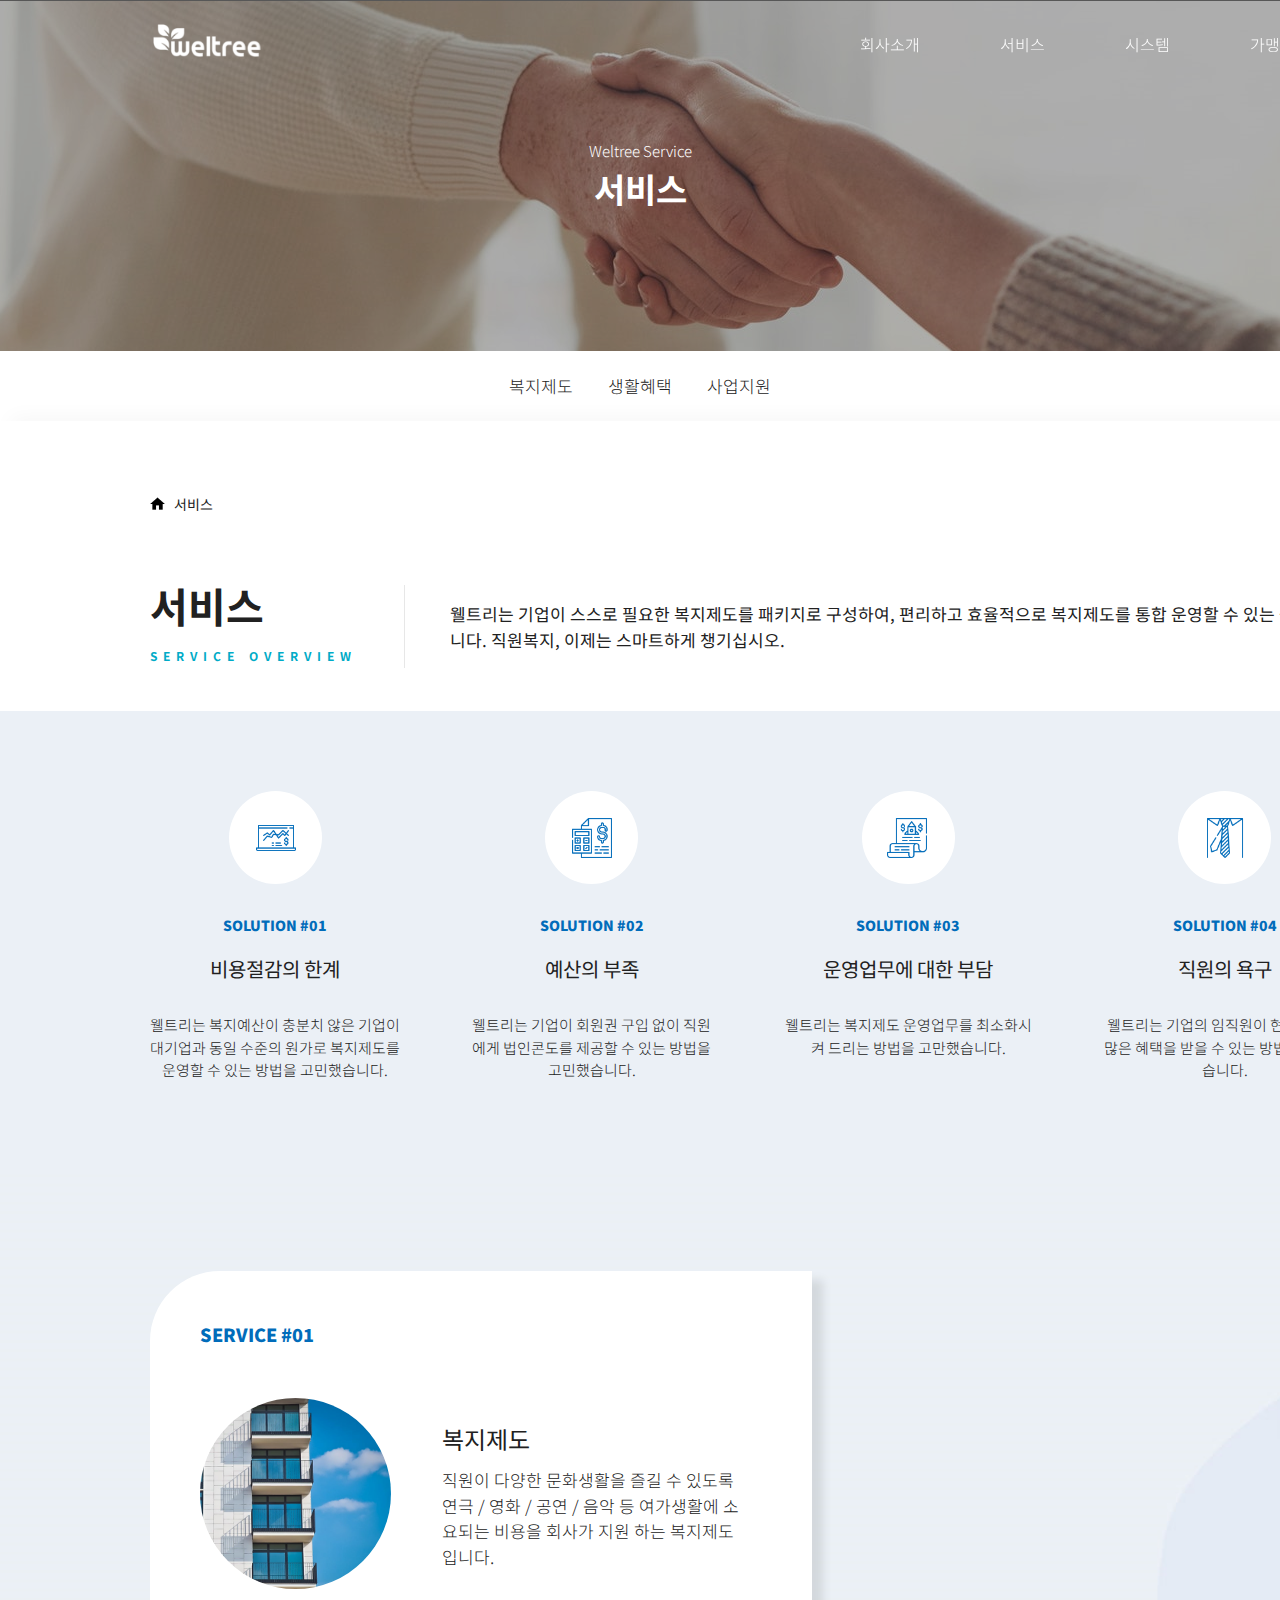
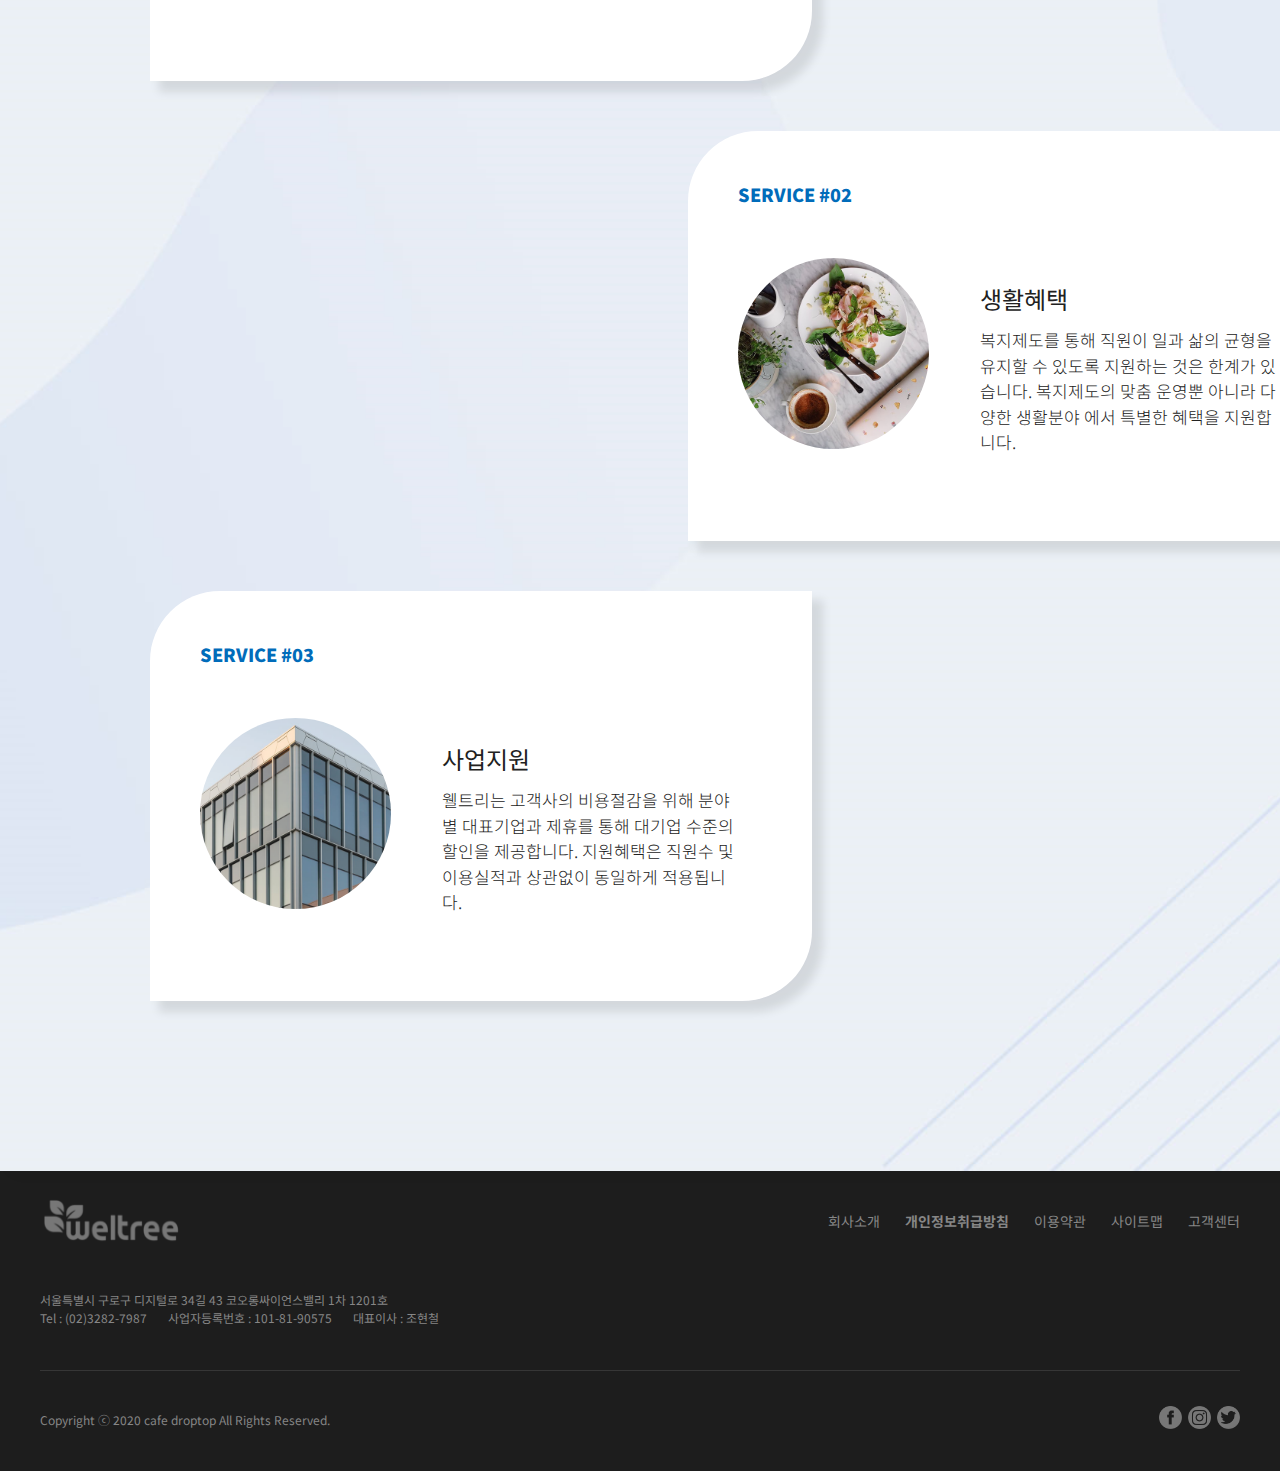
<file: sub2.html>
<!DOCTYPE html>
<html lang="en">
<head>
    <meta charset="UTF-8">
    <meta name="viewport" content="width=device-width, initial-scale=1.0">
    <title>서비스｜Weltree</title>
    <!-- 자바스크립트 플러그인 -->
    <script src="//ajax.googleapis.com/ajax/libs/jquery/1.8.2/jquery.min.js"></script>

    <!-- 사용자 js -->
    <script src="js/main.js"></script>

    <!-- 사용자 CSS -->
    <link rel="stylesheet" href="css/reset.css">
    <link rel="stylesheet" href="css/reset.css">
    <link rel="stylesheet" href="css/sub2.css">
    <!-- <link rel="stylesheet" href="css/main.css"> -->

    <!-- 폰트 -->
    <link rel="preconnect" href="https://fonts.gstatic.com">
    <link href="https://fonts.googleapis.com/css2?family=Noto+Sans+KR:wght@100;300;400;700;900&display=swap" rel="stylesheet">

    <!-- Swiper -->
    <script src="https://unpkg.com/swiper/swiper-bundle.min.js"></script>
    <link rel="stylesheet" href="https://unpkg.com/swiper/swiper-bundle.min.css">

    
</head>
<body>
   <div id="wrap">
       <div id="header">
        <div class="container1500">
           <div class="container1200">
                <a href="index.html" id="logo">
                    <h1 class="logo"></h1>
                </a>

               <nav>
                   <ul class="depth1">
                       <li><a href="sub1.html">회사소개</a>
                            <ul class="depth2">
                                <li><a href="#">서비스 구조</a></li>
                                <li><a href="#">서비스 배경</a></li>
                                <li><a href="#">서비스 주체</a></li>
                                <li><a href="#">이용 프로세스</a></li>
                                <li><a href="#">도입효과</a></li>
                                <li><a href="sub1_6.html">오시는 길</a></li>
                            </ul>
                        </li>
                       <li><a href="sub2.html">서비스</a>
                            <ul class="depth2">
                                <li><a href="#">복지제도</a></li>
                                <li><a href="#">생활혜택</a></li>
                                <li><a href="#">사업지원</a></li>
                            </ul>
                        </li>
                       <li><a href="#">시스템</a>
                            <ul class="depth2">
                                <li><a href="#">사용자시스템</a></li>
                                <li><a href="#">관리자시스템</a></li>
                            </ul>
                        </li>
                       <li><a href="#">가맹안내</a>
                            <ul class="depth2">
                                <li><a href="#">가입신청</a></li>
                                <li><a href="#">이용료 정산</a></li>
                                <li><a href="#">서비스 문의</a></li>
                            </ul>
                        </li>
                   </ul>
               </nav>
           </div>
        </div> 
       </div>

       <div id="title">
           <div class="container1200">
                <h2>Weltree Service</h2>
                <h1>서비스</h1>

                <div class="sub_nav page-start">
                    <nav>
                        <ul>
                            <li><a href="#">복지제도</a></li>
                            <li><a href="#">생활혜택</a></li>
                            <li><a href="#">사업지원</a></li>
                        </ul>
                    </nav>
                    <!-- <div class="active"></div> -->
                </div>

           </div>
       </div>

       <div id="contents">
                <div class="container1500">
                    <div id="content1">
                        <div class="container1200">
                            <div class="top">
                                <p>
                                    <img src="img/home.png" alt="">
                                    <span>서비스</span>
                                </p>
                            </div>
                            <div class="bottom">
                                <div class="left">
                                    <h2>서비스</h2>
                                    <h3>SERVICE OVERVIEW</h3>
                                </div>
                                <div class="right">
                                    <h4>웰트리는 기업이 스스로 필요한 복지제도를 패키지로 구성하여, 편리하고 효율적으로 복지제도를 통합 운영할 수 있는 솔루션입니다. 
                                        직원복지, 이제는 스마트하게 챙기십시오.</h4>
                                </div>
                            </div>
                        </div>
                    </div>

                    <div id="content2">
                        <div class="container1200">
                            <div class="boxes">
                                <div class="box1">
                                  <div class="icon"></div>
                                  <h4>SOLUTION #01</h4>
                                  <h5>비용절감의 한계</h5>
                                  <p>웰트리는 복지예산이 충분치 않은 기업이 대기업과 동일 수준의 원가로 복지제도를 운영할 수 있는 방법을 고민했습니다.</p>
                                </div>

                                <div class="box2">
                                    <div class="icon"></div>
                                  <h4>SOLUTION #02</h4>
                                  <h5>예산의 부족</h5>
                                  <p>웰트리는 기업이 회원권 구입 없이 직원에게 법인콘도를 제공할 수 있는 방법을 고민했습니다.</p>
                                </div>

                                <div class="box3">
                                    <div class="icon"></div>
                                  <h4>SOLUTION #03</h4>
                                  <h5>운영업무에 대한 부담</h5>
                                  <p>웰트리는 복지제도 운영업무를 최소화시켜 드리는 방법을 고만했습니다.</p>
                                </div>

                                <div class="box4">
                                    <div class="icon"></div>
                                  <h4>SOLUTION #04</h4>
                                  <h5>직원의 욕구</h5>
                                  <p>웰트리는 기업의 임직원이 현재보다 더 많은 혜택을 받을 수 있는 방법을 고민했습니다.</p>
                                </div>
                            </div>
                        </div>
                    </div>
                    
                    <div id="content3">
                        <div class="container1200">
                            <div class="box box1">
                                <div class="none">
                                    <div>
                                        <h5>SERVICE #01</h5>
                                    </div>
                                    <div class="bottom">
                                        <img src="img/서비스/img.png" alt="복지제도">
                                        <div>
                                            <h4>복지제도</h4>
                                            <p>직원이 다양한 문화생활을 즐길 수 있도록 연극 / 영화 / 공연 / 음악 등 여가생활에 소요되는 비용을 회사가 지원 하는 복지제도 입니다.</p>
                                        </div>
                                    </div>

                                </div>
                            </div>
                            <div class="box box2">
                                <div class="none">
                                    <div>
                                        <h5>SERVICE #02</h5>
                                    </div>
                                    <div class="bottom">
                                        <img src="img/서비스/img2.png" alt="생활혜택">
                                        <div>
                                            <h4>생활혜택</h4>
                                            <p>복지제도를 통해 직원이 일과 삶의 균형을 유지할 수 있도록 지원하는 것은 한계가 있습니다. 복지제도의 맞춤 운영뿐 아니라 다양한 생활분야 에서 특별한 혜택을 지원합니다.</p>
                                        </div>
                                    </div>

                                </div>
                            </div>
                            <div class="box box3">
                                <div class="none">
                                    <div>
                                        <h5>SERVICE #03</h5>
                                    </div>
                                    <div class="bottom">
                                        <img src="img/서비스/img3.png" alt="사업지원">
                                        <div>
                                            <h4>사업지원</h4>
                                            <p>웰트리는 고객사의 비용절감을 위해 분야별 대표기업과 제휴를 통해 대기업 수준의 할인을 제공합니다. 지원혜택은 직원수 및 이용실적과 상관없이 동일하게 적용됩니다.</p>
                                        </div>
                                    </div>

                                </div>
                            </div>
                        </div>
                    </div>


                </div> 
        </div>

       <div id="footer">
            <div class="container1200">
                <div class="top">
                    <div class="left">
                            <h1><a href="index.html"><img src="img/footer_logo.png" alt="footer logo"></a></h1>

                            <p>서울특별시 구로구 디지털로 34길 43  코오롱싸이언스밸리 1차 1201호 <br>
                                Tel : (02)3282-7987&nbsp;&nbsp;&nbsp;&nbsp;&nbsp;&nbsp;&nbsp;사업자등록번호 : 101-81-90575&nbsp;&nbsp;&nbsp;&nbsp;&nbsp;&nbsp;&nbsp;대표이사 : 조현철
                                </p>
     
                    </div>
                    <div class="right">
                        <ul>
                            <li><a href="#">회사소개</a></li>
                            <li><a href="#">개인정보취급방침</a></li>
                            <li><a href="#">이용약관</a></li>
                            <li><a href="#">사이트맵</a></li>
                            <li><a href="#">고객센터</a></li>
                        </ul>
                    </div>
                </div>

                <img src="img/footer_line.png" alt="footer line">

                <div class="bottom">
                    <div class="left">
                        <p>Copyright ⓒ 2020 cafe droptop All Rights Reserved.</p>
                    </div>
                    <div class="right">
                        <ul>
                            <li><a href="#"><img src="img/facebook.png" alt="페이스북"></a></li>
                            <li><a href="#"><img src="img/instagram.png" alt="인스타그램"></a></li>
                            <li><a href="#"><img src="img/twitter.png" alt="트위터"></a></li>
                        </ul>
                    </div>
                </div>
            </div>
       </div>
   </div> <!--//wrap-->
</body>
</html>
</file>
<file: css/main.css>
/* main.css */

/* 레이아웃 */
#wrap {width: 100%; margin: 0 auto;}
#header {
    width: 100%; height: 84px;
    position: relative;
    left: 50%;
    transform: translateX(-50%);
    position: fixed;
    /* background-color: red; */
    z-index: 3;
}
#visual {
    width: 100%; height: 100vh; /*마법의키다,,!*/
}
#contents {
    width: 100%; height: 100%;
    position: relative;
}
#content1 {width: 100%; height: 370px;}
#content2 {width: 100%; height: 1168px;}
#content3 {width: 100%; height: 500px;}
#content4 {width: 100%; height: 312px; background-color: #EBF0F5;}
#footer {width: 100%; height: 300px; background-color: #1D1D1D;}


@media (max-width: 1930px) {
    #wrap {width: 100%;}
}
/* 화면 너비 0~1200px (20px은 오차범위) */
 @media (max-width: 1220px) {
    #wrap {width: 100%;}
}
 /* 화면 너비 0~768px */
@media (max-width: 768px) {
    #wrap {width: 100%;}
}
 /* 화면 너비 0~480px */
@media (max-width: 480px) {
    #wrap {width: 100%;}
}


/* 헤더 */
#header .container1200 {
    width: 1200px; height: 84px;
    margin: 0 auto;
    position: relative;
    /* outline: 1px solid red; */
}
#header nav{
    position: absolute;
    right: 0; top: 32px;
}
#header nav > ul.depth1 > li {
    float: left;
    text-align: center;
    font-size: 16px;
    z-index: 1;
}
#header nav > ul.depth1 > li > a {
    display: block;
    padding: 0px 40px;
    color: #fff;
    padding-bottom: 25px;
    font-weight: 300;
}
/* 2단계 밑줄 호버 */
#header nav ul.depth2 > li > a {
    color: rgb(119, 119, 119);
    font-size: 15px;
    position: relative;
	display: inline-block;
	/* margin: 5px 0px; */
	outline: none;
	text-decoration: none;
	text-transform: uppercase;
	/* letter-spacing: 1px; */
	font-weight: 400;
    text-shadow: 0 0 1px rgba(255,255,255,0.3);
    -webkit-transition: color 0.3s;
	-moz-transition: color 0.3s;
    transition: color 0.3s;
    padding: 3px;
    /* outline: 1px solid red; */
}
#header nav ul.depth2 > li > a::after {
	position: absolute;
	left: 0;
	width: 100%;
	height: 2px;
	background: #016dba;
	content: '';
	opacity: 0;
	-webkit-transition: opacity 0.3s, -webkit-transform 0.3s;
	-moz-transition: opacity 0.3s, -moz-transform 0.3s;
	transition: opacity 0.3s, transform 0.3s;
	-webkit-transform: translateY(-10px);
	-moz-transform: translateY(-10px);
	transform: translateY(-10px);
}
#header nav ul.depth2 > li > a::after {
	bottom: 0;
	-webkit-transform: translateY(10px);
	-moz-transform: translateY(10px);
	transform: translateY(10px);
}
#header nav ul.depth2 > li > a:hover::before,
#header nav ul.depth2 > li > a:focus::before,
#header nav ul.depth2 > li > a:hover::after,
#header nav ul.depth2 > li > a:focus::after {
	opacity: 1;
	-webkit-transform: translateY(-1px);
	-moz-transform: translateY(-1px);
	transform: translateY(-1px);
}


#header nav ul.depth2 li {
    margin-top: 13px;
    /* outline: 1px solid red; */
}
#header .container1500 {
    width: 1500px; height: 84px;
    margin: 0 auto;
    overflow: hidden;
    transition-duration: 0.3s;
}
#header .logo {
    width: 114.24px; height: 40px;
    background-image: url('/img/header_logo1.png');
    z-index: 1;
    position: relative;
    top: 21px;
}
.down {
    background-color:rgba(0,0,0,.8);
    -webkit-transition-duration:0.4s;
    -webkit-transition-timing-function:ease;
    transition-duration:0.4s;
    transition-timing-function:ease;
  }


/* 비주얼 */
.swiper-container {
    width: 100%;
    height: 100%;
  }
.swiper-slide {
    background-position: center;
    background-size: cover;
}
#visual .box {
    width: 1500px; height: 45px;
    background-color: #fff;
    margin: 0 auto;
    position: relative;
    top: -45px;
    z-index: 2;
}
/* 비주얼 타이틀 */
.swiper-slide > .container1200 {
    width: 1200px; height: 100%;
    /* outline: 1px solid red; */
    margin: 0 auto;
    position: relative;
}
.swiper-slide .title {
    padding-top: 18vw;
    color: #fff;
}
.swiper-slide .title > h1,
.swiper-slide .title > h2,
.swiper-slide .title > h3{
    color: #fff;
}


.swiper-slide .title h2 {font-size: 25px; font-weight: 300;}
.swiper-slide .title h1 {font-size: 44px; font-weight: 700;}
.swiper-slide .title h3 {font-size: 16px; margin-top: 30px;}
/* 비주얼 박스 */
.swiper-slide .transbox {
    float: right;
    position: absolute;
    right: 0;
    top: 10vw;
}
.swiper-slide .transbox > div {
    width: 290px; height: 140px;
    background-color: rgba(0, 0, 0, 0.384);
    /* outline: 1px solid yellow; */
    margin-bottom: 2px;
}
.swiper-slide .transbox > div h4, h5 {
    color: #fff;
}
.swiper-slide .transbox > div h4 {
    font-size: 18px;
    margin-top: 30px;
}
.swiper-slide .transbox > div h5 {
    font-size: 28px;
    font-weight: 300;
}
.swiper-slide .transbox > div h5 span {
    font-weight: 700;
}
.swiper-slide .transbox > div > div {
    float: right;
    margin-right: 70px;
    margin-top: 10px;
    /* outline: 1px solid green; */
}
.swiper-slide .transbox > div:last-child > div {
    margin-top: 5px;
    margin-right: 45px;
    
}
.swiper-slide .transbox > div > img {
    padding: 40px 0px 0 20px;
}


/* 콘텐츠 레이아웃1500 */
#contents > .container1500 {
    width: 1500px;
    margin: 0 auto;
    /* outline: 1px solid blue; */
    box-shadow: 12px -2px 20px 1px rgba(0, 0, 0, 0.041);

}
/* 콘텐츠1 */
#content1 .scroll_down {
    width: 62px; height: 64px;
    position: absolute;
    left: 50%;
    top: -85px;
    z-index: 2;
}
#content1 > .container1200 {
    width: 1200px; height: inherit;
    margin: 0 auto;
    /* outline: 1px solid red; */
}
#content1 .left {
    width: 530px;
    float: left;
    padding-top: 83px;
}
#content1 .right {
    width: 670px;
    float: right;
}
#content1 .left h2 {
    font-weight: 700;
    font-size: 25px;
    margin-bottom: 15px;
}
#content1 .left h2 span {
    font-weight: 300;
    font-size: 23px;
}
#content1 .left h3 {
    font-weight: 400;
    font-size: 14px;
    margin-bottom: 60px;
}
#content1 .left a {
    border: 1px solid #000;
    padding: 10px 10px;
    font-size: 14px;
    font-weight: 300;
}
#content1 .right > .wrap {
    margin-top: 126px;
}
#content1 .right > .wrap > div {
    display: inline-block;
    text-align: center;
    width: 160px;
    border-left: 1px solid #E7E7E7;
    /* outline: 1px solid red; */
}
#content1 .right > .wrap > div:first-child {
    border-left: none;
}
#content1 .right > .wrap > div p {
    margin-top: 10px;
}


/* 콘텐츠2 */
#content2 .container1500 {
    width: 1500px;
    height: 100%;
    margin: 0 auto;
    background-image: url('/img/main/content2_bg.png');
}
#content2 .container1200 {
    width: 1200px; height: inherit;
    text-align: center;
    /* outline: 1px solid red; */
    margin: 0 auto;
}
#content2 h2 {
    font-weight: 700;
    font-size: 25px;
    margin-bottom: 20px;
    padding-top: 100px;
}
#content2 h2 span {
    font-weight: 300;
    font-size: 23px;
}
#content2 h3 {
    font-weight: 400;
    font-size: 14px;
    margin-bottom: 20px;
}
#content2 .box .top {
    padding-left: 102px;
}
#content2 .box .top div{
    float: left;
    margin-bottom: 10px;
}
#content2 .box .top div:nth-child(1) {
    width: 489px; height: 326px;
    background-image: url('/img/main/content2_1.png');
    margin-top: 155px;
    margin-right: 10px;
}
#content2 .box .top div:nth-child(2) {
    width: 390.7px; height: 479.99px;
    background-image: url('/img/main/content2_2.png');
}
#content2 .box .bottom {
    width:1123px; height: 383px;
    /* background-color: red; */
}
#content2 .box .bottom div{
    float: left;
}
#content2 .box .bottom div:nth-child(1) {
    width: 594px; height: 372px;
    background-image: url('/img/main/content2_3.png');
    margin-top: 1px;
}
#content2 .box .bottom div:nth-child(2) {
    width: 518px; height: 345px;
    background-image: url('/img/main/content2_4.png');
    margin-left: 10px;
}
/* 호버 */
#content2 .box .top div:nth-child(1):hover {
    background-image: url('/img/main/trans1.png');
    transition-duration: 0.5s;
}
#content2 .box .top div:nth-child(2):hover {
    background-image: url('/img/main/trans2.png');
    transition-duration: 0.5s;
}
#content2 .box .bottom div:nth-child(1):hover {
    background-image: url('/img/main/trans3.png');
    transition-duration: 0.5s;
}
#content2 .box .bottom div:nth-child(2):hover {
    background-image: url('/img/main/trans4.png');
    transition-duration: 0.5s;
}
/* 텍스트 */
#content2 .box {
    color: #fff;
    text-align: start;
}
#content2 .box h4 {
    color: #fff;
    font-size: 19px;
}
#content2 .box p {
    font-weight: 300;
    margin-top: 15px;
}
#content2 .box .top div:nth-child(2) h4{
    padding-top: 140px;
}
#content2 .box .top div:nth-child(2) > h4,
#content2 .box .top div:nth-child(2) > img,
#content2 .box .top div:nth-child(2) > p {
    padding-left: 30px;
}
#content2 .box .top div:nth-child(1) h4,
#content2 .box .bottom div:nth-child(1) h4,
#content2 .box .bottom div:nth-child(2) h4 {
    padding-top: 50px;
    padding-left: 30px;
}
#content2 .box .top div:nth-child(1) > img,
#content2 .box .top div:nth-child(1) > p {
    padding-left: 30px;
}
#content2 .box .bottom div:nth-child(1) > img,
#content2 .box .bottom div:nth-child(1) > p {
    padding-left: 30px;
}
#content2 .box .bottom div:nth-child(2) > img,
#content2 .box .bottom div:nth-child(2) > p {
    padding-left: 30px;
}


/* 콘텐츠3 */
#content3 > a > div {
    width: 500px; height: 500px;
    float: left;
    text-align: center;
}
#content3 .box1 {
    background-image: url('/img/main/content2_5.png');
}
#content3 .box2 {
    background-image: url('/img/main/content2_6.png');
}
#content3 .box3 {
    background-image: url('/img/main/content2_7.png');
}
/* 호버 */
#content3 .box1:hover {
    background-image: url('/img/main/trans5.png');
    transition-duration: 0.5s;
}
#content3 .box2:hover {
    background-image: url('/img/main/trans6.png');
    transition-duration: 0.5s;
}
#content3 .box3:hover {
    background-image: url('/img/main/trans7.png');
    transition-duration: 0.5s;
}
/* 텍스트 */
#content3 div h3, #content3 div h4 {
    color: #fff;
}
#content3 div h3 {
    font-size: 24px;
    font-weight: 700;
    padding-top: 192px;
}
#content3 div h4 {
    font-size: 21px;
    margin-top: 10px;
}
#content3 div img {
    margin-top: 20px;
}


/* 콘텐츠4 */
#content4 .container1200 {
    width: 1200px; height: inherit;
    /* outline: 1px solid red; */
    margin: 0 auto;
}
#content4 .left {
    width: 475px;
    float: left;
    /* background-color: red; */
}
#content4 .right {
    width: 725px;
    float: left;
}
#content4 .left > h2 {
    font-weight: 700;
    font-size: 24px;
    padding-top: 70px;
    margin-bottom: 20px;
}
#content4 .left > h2 span {
    font-weight: 300;
    font-size: 22px;
}
#content4 .left > h3 {
    font-weight: 400;
    font-size: 16px;
    margin-bottom: 40px;
}
#content4 .left > p {
    color: #016CBA;
    font-size: 24px;
    font-weight: 900;
}
#content4 .left > p span {
    font-size: 16px;
}

#content4 .right a > div{
    width: 355px; height: 142px;
    background-color: #fff;
    text-align: center;
    display: inline-block;
    margin-top: 87px;
}
#content4 .right a:nth-child(1) div {
    margin-right: 10px;
}
#content4 .right a > div > img {
    padding-top: 30px;
    padding-bottom: 5px;
}


/* 푸터 */
#footer .container1200 {
    width: 1200px; height: inherit;
    margin: 0 auto;
    /* outline: 1px solid red; */
    color: #868686;
    font-size: 12px;
    position: relative;
}
/* top */
#footer .top > div {
    float: left;
}
#footer .top > .left {
    width: 600px;
}
#footer .top > .right {
    width: 600px;
}
#footer .top > .left > h1 img{
    margin-top: 25px;
    margin-bottom: 40px;
}
#footer .top > .left > p {
    margin-bottom: 30px;
}
#footer .top > .right ul {
    position: absolute;
    right: 0;
    top: 40px;
}
#footer .top > .right ul li {
    float: left;
}
#footer .top > .right ul li a {
    color: #868686;
    display: block;
    padding-left: 25px;
    font-size: 14px;
}
#footer .top > .right ul li:nth-child(2) {
    font-weight: 700;
}


/* bottom */
#footer .bottom > div {
    float: left;
}
#footer .bottom > .left {
    width: 600px;
}
#footer .bottom > .right {
    width: 600px;
}
#footer .bottom > .left p {
    line-height: 90px;
}
#footer .bottom > .right ul {
    position: absolute;
    bottom: 38px;
    right: 0;
}
#footer .bottom > .right ul li {
    float: left;
    padding-left: 6px;
}
</file>
<file: css/sub1.css>
/* sub1.css 회사소개 */
#wrap {width: 100%; margin: 0 auto;}
#header {
    width: 100%; height: 84px;
    position: relative;
    left: 50%;
    transform: translateX(-50%);
    position: fixed;
    /* background-color: red; */
    z-index: 3;
}
#title {
    width: 100%; height: 421px;
    background-image: url('/img/회사소개/title.png');
    background-position: center;
    background-size: cover;
    background-repeat: no-repeat;
}
#contents {
    width: 100%; height: 100%;
    position: relative;
    z-index: -999px;
}
#content1 {width: 100%; height: 290px;}
#content2 {width: 100%; height: 568px;}
#content3 {
    width: 100%; height: 1853px; 
    background-image: url('/img/회사소개/content3_bg.png');
    background-position: center;
    background-size: cover;
    background-repeat: no-repeat;
}
#footer {width: 100%; height: 300px; background-color: #1D1D1D;}


@media (max-width: 1930px) {
    #wrap {width: 100%;}
}
/* 화면 너비 0~1200px (20px은 오차범위) */
 @media (max-width: 1220px) {
    #wrap {width: 100%;}
}
 /* 화면 너비 0~768px */
@media (max-width: 768px) {
    #wrap {width: 100%;}
}
 /* 화면 너비 0~480px */
@media (max-width: 480px) {
    #wrap {width: 100%;}
}


/* 헤더 */
#header .container1200 {
    width: 1200px; height: 84px;
    margin: 0 auto;
    position: relative;
    /* outline: 1px solid red; */
}
#header nav{
    position: absolute;
    right: 0; top: 32px;
}
#header nav > ul.depth1 > li {
    float: left;
    text-align: center;
    font-size: 16px;
    z-index: 1;
}
#header nav > ul.depth1 > li > a {
    display: block;
    padding: 0px 40px;
    color: #fff;
    padding-bottom: 25px;
    font-weight: 300;
}
/* 2단계 밑줄 호버 */
#header nav ul.depth2 > li > a {
    color: rgb(119, 119, 119);
    font-size: 15px;
    position: relative;
	display: inline-block;
	/* margin: 5px 0px; */
	outline: none;
	text-decoration: none;
	text-transform: uppercase;
	/* letter-spacing: 1px; */
	font-weight: 400;
    text-shadow: 0 0 1px rgba(255,255,255,0.3);
    -webkit-transition: color 0.3s;
	-moz-transition: color 0.3s;
    transition: color 0.3s;
    padding: 3px;
    /* outline: 1px solid red; */
}
#header nav ul.depth2 > li > a::after {
	position: absolute;
	left: 0;
	width: 100%;
	height: 2px;
	background: #016dba;
	content: '';
	opacity: 0;
	-webkit-transition: opacity 0.3s, -webkit-transform 0.3s;
	-moz-transition: opacity 0.3s, -moz-transform 0.3s;
	transition: opacity 0.3s, transform 0.3s;
	-webkit-transform: translateY(-10px);
	-moz-transform: translateY(-10px);
	transform: translateY(-10px);
}
#header nav ul.depth2 > li > a::after {
	bottom: 0;
	-webkit-transform: translateY(10px);
	-moz-transform: translateY(10px);
	transform: translateY(10px);
}
#header nav ul.depth2 > li > a:hover::before,
#header nav ul.depth2 > li > a:focus::before,
#header nav ul.depth2 > li > a:hover::after,
#header nav ul.depth2 > li > a:focus::after {
	opacity: 1;
	-webkit-transform: translateY(-1px);
	-moz-transform: translateY(-1px);
	transform: translateY(-1px);
}


#header nav ul.depth2 li {
    margin-top: 13px;
    /* outline: 1px solid red; */
}
#header .container1500 {
    width: 1500px; height: 84px;
    margin: 0 auto;
    overflow: hidden;
    transition-duration: 0.3s;
}
#header .logo {
    width: 114.24px; height: 40px;
    background-image: url('/img/header_logo1.png');
    z-index: 1;
    position: relative;
    top: 21px;
}
.down {
    background-color:rgba(0,0,0,.8);
    -webkit-transition-duration:0.4s;
    -webkit-transition-timing-function:ease;
    transition-duration:0.4s;
    transition-timing-function:ease;
  }

/* 타이틀 */
#title > .container1200 {
    width: 1200px; height: inherit;
    /* outline: 1px solid red; */
    margin: 0 auto;
    text-align: center;
    position: relative;
}
#title > .container1200 > h2 {
    padding-top: 140px;
    font-size: 15px;
    font-weight: 300;
    color: #fff;
}
#title > .container1200 > h1 {
    font-size: 34px;
    font-weight: 700;
    color: #fff;
}

/* 서브 네비게이션 */
#title .sub_nav {
    width: 1500px; height: 70px;
    background-color: #fff;
    position: absolute;
    left: -150px;
    bottom: 0;
}
#title .sub_nav ul{
    display: flex;
    justify-content: center;
}
#title .sub_nav ul li {
    float: left;
}
#title .sub_nav ul li a {
    display: block;
    padding-left: 35px;
    line-height: 70px;
    font-size: 17px;
    font-weight: 300;
}
#title .sub_nav ul li:first-child a {
    padding-left: 0;
}
  
/* 콘텐츠 레이아웃1500 */
#contents > .container1500 {
    width: 1500px;
    margin: 0 auto;
    /* outline: 1px solid blue; */
    background-color: #fff;
    box-shadow: 12px -2px 20px 1px rgba(0, 0, 0, 0.041);
}


/* 콘텐츠1 */
#content1 > .container1200 {
    width: 1200px; height: inherit;
    margin: 0 auto;
}
#content1 .top {
    text-align: start;
    padding-top: 70px;
}
#content1 .top span {
    font-size: 14px;
    padding-left: 5px;
}
#content1 .top img {
    width: 15px; height: 15px;
}
#content1 .bottom .left {
    width: 357px;
    float: left;
    text-align: start;
}
#content1 .bottom .left h2 {
    font-size: 41px;
    font-weight: 100;
    margin-top: 60px;
    margin-bottom: 10px;
}
#content1 .bottom .left h2 > span {
    font-weight: 700;
}
#content1 .bottom .left h3 {
    font-size: 12px;
    color: #00ABC7;
    letter-spacing: 6px;
    font-weight: 700;
}

#content1 .bottom .right {
    border-left: 1px solid #E7E7E7;
    width: 790px;
    float: right;
    text-align: start;
    padding: 16px 0 16px 45px;
    margin-top: 70px;
}
#content1 .bottom .right h4 {
    font-size: 17px;
}


/* 콘텐츠2 */
#content2 > .container1200 {
    width: 1200px; height: inherit;
    margin: 0 auto;
}
#content2 .bg {
    width: 1200px; height: 359px;
    background-image: url('/img/회사소개/visual-2.png');
    text-align: center;
}
#content2 .bg > p {
    color: #fff;
    font-size: 20px;
    line-height: 359px;
}
#content2 .text {text-align: center; height: 204px;}
#content2 .text p {
    font-size: 80px;
    font-weight: 700;
    letter-spacing: 16px;
    line-height: 204px;
    color: #016dba3f;
}


/* 콘텐츠3 */
#content3 > .container1200 {
    width: 1200px; height: inherit;
    margin: 0 auto;
}
#content3 .text {
    padding: 100px 100px 190px 100px;
}
#content3 .text h5 {
    font-size: 24px;
    color: #016CBA;
}
#content3 .text p {
    margin-top: 30px;
    font-weight: 300;
}
/* 서비스구조 */
#content3 .structure {
    text-align: center;
}
#content3 .structure h3 {
    letter-spacing: 6px;
    font-size: 13px;
}
#content3 .structure h2 {
    font-size: 37px;
    color: #016CBA;
    font-weight: 700;
    margin-bottom: 5px;
}
#content3 .circles {
    width: 1096px; height: 482.5;
}
#content3 .circle {
    position: relative;
}
#content3 .circle > .number  {
    position: absolute;
    bottom: 75px;
    left: 50px;
}
#content3 .circle > .number > div {
    display: inline-block;
    width: 185px;
    margin-right: 117px;
}
#content3 .circle > .number > div:last-child {
    margin-right: 0;
}
#content3 .circle > .number > div > h4 {
    font-size: 21px;
    font-weight: 700;
    color: #BFC7F1;
    margin-bottom: 10px;
}
#content3 .circle > .number > div > h5 {
    font-size: 18px;
    font-weight: 700;
    color: #fff;
}

/* 박스 */
#content3 .box div {
    width: 288px; height: 300px;
    background-color: #fff;
    display: inline-block;
    /* padding: 20px 10px 0 10px; */
}
#content3 .box {
    display: flex;
    justify-content: space-between;
    margin-top: 30px;
}
#content3 .box ul {
    /* outline: 1px solid blue; */
    margin: 20px 20px 0 20px;
}
#content3 .box ul li {
    font-size: 15px;
    font-weight: 300;
    margin-bottom: 5px;
}
#content3 .box ul li img{
    margin-right: 5px;
}
#content3 .box div:last-child a > img {
    width: 144px; height: 40px;
    margin-top: 130px;
    margin-left: 120px;
}


/* 푸터 */
#footer .container1200 {
    width: 1200px; height: inherit;
    margin: 0 auto;
    /* outline: 1px solid red; */
    color: #868686;
    font-size: 12px;
    position: relative;
}
/* top */
#footer .top > div {
    float: left;
}
#footer .top > .left {
    width: 600px;
}
#footer .top > .right {
    width: 600px;
}
#footer .top > .left > h1 img{
    margin-top: 25px;
    margin-bottom: 40px;
}
#footer .top > .left > p {
    margin-bottom: 30px;
}
#footer .top > .right ul {
    position: absolute;
    right: 0;
    top: 40px;
}
#footer .top > .right ul li {
    float: left;
}
#footer .top > .right ul li a {
    color: #868686;
    display: block;
    padding-left: 25px;
    font-size: 14px;
}
#footer .top > .right ul li:nth-child(2) {
    font-weight: 700;
}
/* bottom */
#footer .bottom > div {
    float: left;
}
#footer .bottom > .left {
    width: 600px;
}
#footer .bottom > .right {
    width: 600px;
}
#footer .bottom > .left p {
    line-height: 90px;
}
#footer .bottom > .right ul {
    position: absolute;
    bottom: 38px;
    right: 0;
}
#footer .bottom > .right ul li {
    float: left;
    padding-left: 6px;
}
</file>
<file: css/sub1_6.css>
/* sub1.css 회사소개 */
#wrap {width: 100%; margin: 0 auto;}
#header {
    width: 100%; height: 84px;
    position: relative;
    left: 50%;
    transform: translateX(-50%);
    position: fixed;
    /* background-color: red; */
    z-index: 3;
}
#title {
    width: 100%; height: 421px;
    background-image: url('/img/오시는길/title.png');
    background-position: center;
    background-size: cover;
    background-repeat: no-repeat;
}
#contents {
    width: 100%; height: 100%;
    position: relative;
    z-index: -999px;
}
#content1 {width: 100%; height: 290px;}
#content2 {width: 100%; height: 494px; 
    background-image: url('/img/오시는길/slide_bg.png');
    background-position: center;
    background-size: cover;
    background-repeat: no-repeat;
}
#content3 {
    width: 100%; height: 953px; 
}
#content4 {
    width: 100%; height: 841px; 
    background: #ECF0F6;
}
#footer {width: 100%; height: 300px; background-color: #1D1D1D;}


@media (max-width: 1930px) {
    #wrap {width: 100%;}
}
/* 화면 너비 0~1200px (20px은 오차범위) */
 @media (max-width: 1220px) {
    #wrap {width: 100%;}
}
 /* 화면 너비 0~768px */
@media (max-width: 768px) {
    #wrap {width: 100%;}
}
 /* 화면 너비 0~480px */
@media (max-width: 480px) {
    #wrap {width: 100%;}
}


/* 헤더 */
#header .container1200 {
    width: 1200px; height: 84px;
    margin: 0 auto;
    position: relative;
    /* outline: 1px solid red; */
}
#header nav{
    position: absolute;
    right: 0; top: 32px;
}
#header nav > ul.depth1 > li {
    float: left;
    text-align: center;
    font-size: 16px;
    z-index: 1;
}
#header nav > ul.depth1 > li > a {
    display: block;
    padding: 0px 40px;
    color: #fff;
    padding-bottom: 25px;
    font-weight: 300;
}
/* 2단계 밑줄 호버 */
#header nav ul.depth2 > li > a {
    color: rgb(119, 119, 119);
    font-size: 15px;
    position: relative;
	display: inline-block;
	/* margin: 5px 0px; */
	outline: none;
	text-decoration: none;
	text-transform: uppercase;
	/* letter-spacing: 1px; */
	font-weight: 400;
    text-shadow: 0 0 1px rgba(255,255,255,0.3);
    -webkit-transition: color 0.3s;
	-moz-transition: color 0.3s;
    transition: color 0.3s;
    padding: 3px;
    /* outline: 1px solid red; */
}
#header nav ul.depth2 > li > a::after {
	position: absolute;
	left: 0;
	width: 100%;
	height: 2px;
	background: #016dba;
	content: '';
	opacity: 0;
	-webkit-transition: opacity 0.3s, -webkit-transform 0.3s;
	-moz-transition: opacity 0.3s, -moz-transform 0.3s;
	transition: opacity 0.3s, transform 0.3s;
	-webkit-transform: translateY(-10px);
	-moz-transform: translateY(-10px);
	transform: translateY(-10px);
}
#header nav ul.depth2 > li > a::after {
	bottom: 0;
	-webkit-transform: translateY(10px);
	-moz-transform: translateY(10px);
	transform: translateY(10px);
}
#header nav ul.depth2 > li > a:hover::before,
#header nav ul.depth2 > li > a:focus::before,
#header nav ul.depth2 > li > a:hover::after,
#header nav ul.depth2 > li > a:focus::after {
	opacity: 1;
	-webkit-transform: translateY(-1px);
	-moz-transform: translateY(-1px);
	transform: translateY(-1px);
}


#header nav ul.depth2 li {
    margin-top: 13px;
    /* outline: 1px solid red; */
}
#header .container1500 {
    width: 1500px; height: 84px;
    margin: 0 auto;
    overflow: hidden;
    transition-duration: 0.3s;
}
#header .logo {
    width: 114.24px; height: 40px;
    background-image: url('/img/header_logo1.png');
    z-index: 1;
    position: relative;
    top: 21px;
}
.down {
    background-color:rgba(0,0,0,.8);
    -webkit-transition-duration:0.4s;
    -webkit-transition-timing-function:ease;
    transition-duration:0.4s;
    transition-timing-function:ease;
  }


/* 타이틀 */
#title > .container1200 {
    width: 1200px; height: inherit;
    /* outline: 1px solid red; */
    margin: 0 auto;
    text-align: center;
    position: relative;
}
#title > .container1200 > h2 {
    padding-top: 140px;
    font-size: 15px;
    font-weight: 300;
    color: #fff;
}
#title > .container1200 > h1 {
    font-size: 34px;
    font-weight: 700;
    color: #fff;
}

/* 서브 네비게이션 */
/* 서브 네비게이션 */
#title .sub_nav {
    width: 1500px; height: 70px;
    background-color: #fff;
    position: absolute;
    left: -150px;
    bottom: 0;
}
#title .sub_nav ul{
    display: flex;
    justify-content: center;
}
#title .sub_nav ul li {
    float: left;
}
#title .sub_nav ul li a {
    /* display: block; */
    padding-left: 35px;
    line-height: 70px;
    font-size: 17px;
    font-weight: 300;
    /* outline: 2px solid red; */
}
#title .sub_nav ul li:first-child a {
    padding-left: 0;
    /* outline: 2px solid red; */
}
#title .sub_nav ul li:nth-child(5) a {
    padding-right: 35px;
}
#title .sub_nav ul li:last-child a {
    padding-left: 0; padding-bottom: 20px;
    border-bottom: 3px solid #016cba;
}
#title .sub_nav ul li:last-child {
    margin-bottom: 50px;
}


/* 콘텐츠 레이아웃1500 */
#contents > .container1500 {
    width: 1500px;
    margin: 0 auto;
    /* outline: 1px solid blue; */
    background-color: #fff;
    box-shadow: 12px -2px 20px 1px rgba(0, 0, 0, 0.041);
}


/* 콘텐츠1 */
#content1 > .container1200 {
    width: 1200px; height: inherit;
    margin: 0 auto;
}
#content1 .top {
    text-align: start;
    padding-top: 70px;
}
#content1 .top span {
    font-size: 14px;
    padding-left: 5px;
}
#content1 .top img {
    width: 15px; height: 15px;
}
#content1 .bottom .left {
    width: 280px;
    float: left;
    text-align: start;
    /* outline: 1px solid red; */
}
#content1 .bottom .left h2 {
    font-size: 41px;
    font-weight: 700;
    margin-top: 60px;
    margin-bottom: 10px;
}

#content1 .bottom .left h3 {
    font-size: 12px;
    color: #00ABC7;
    letter-spacing: 6px;
    font-weight: 700;
}

#content1 .bottom .right {
    border-left: 1px solid #E7E7E7;
    width: 855px;
    float: right;
    text-align: start;
    padding: 16px 0 16px 60px;
    margin-top: 70px;
}
#content1 .bottom .right h4 {
    font-size: 17px;
}

/* 콘텐츠2 */
#content2 > .container1200 {
    width: 1500px; height: inherit;
    margin: 0 auto;
    /* outline: 1px solid blue; */
    position: relative;
}

.ctn_title {
    position: absolute;
    text-align: center;
    width: 349px;
    left:575.5px;
    top: 65px;
    color: #000;
}
.ctn_title > h2 {
    font-size: 25px;
    font-weight: 700;
}

/* swiper slide*/
.swiper-container {
    position: relative;
    top: 170px;
    width: 934px;
    height: 200px;
  }

  .swiper-slide {
    text-align: center;
    font-size: 18px;
    background: #ccc;

    /* Center slide text vertically */
    -webkit-box-pack: center;
    -ms-flex-pack: center;
    -webkit-justify-content: center;
    justify-content: center;
    -webkit-box-align: center;
    -ms-flex-align: center;
    -webkit-align-items: center;
    align-items: center;
  }

  /* 방향키 디자인은 여기 */
  .swiper-prev {
    position: absolute;
    left: 10px;
    top: 60px;
    /* background: #ccc; */
    z-index: 99;
    padding: 5px;
    opacity: 0.5;
  }

  .swiper-next {
    position: absolute;
    right: 10px;
    top: 60px;
    /* background: #ccc; */
    z-index: 99;
    padding: 5px;
    opacity: 0.5;
  }
  
  /* hover */
  .hover {
        opacity: 0;
        position: relative;
  }
  .hover:hover {
      opacity: 1;
      transition-duration: 0.2s;
      transition-delay: 0;
  }
  .swiper-slide span {
      position: relative;
      top: -120px;
      color: #fff;
      z-index: 999;
  }
  .swiper-slide .hover_bg {
    position: relative;
    top: -233px;
    width: 300px; height: 200px;
    background: #000;
    opacity: 0.6;
    /* outline: 2px solid red; */
  }







/* 콘텐츠3 */
#content3 > .container1200 {
    width: 1200px; height: inherit;
    margin: 0 auto;
    padding: 100px 0 0 0;
}
/* map */
#map > .map_ctn {
    width: 1200px;
    height: 523px;
    margin: 0 auto;
}
#map .location_info {
    width: 1200px; height: 178px;
    margin: 0 auto;
    margin-top: 70px;
}
.location_info > .address {
    /* outline: 2px solid red; */
    width: 336px; height: 178px;
    overflow: hidden;
    float: left;
    margin-right: 96px;
    border-top: 2px solid #000;
    font-size: 14px;
}
.location_info > .address > h3 {
    margin-top: 30px;
    font-size: 18px;
    font-weight: 700;
}
.location_info > .address ul > li:first-child {
    list-style-type: circle;
    margin-top: 10px;
}
.location_info > .address > ul > li{
    font-size: 14px;
}

.location_info .tel {
    /* outline: 2px solid red; */
    width: 336px; height: 178px;
    overflow: hidden;
    float: left;
    margin-right: 96px;
    border-top: 2px solid #000;
}
.location_info .tel > ul > li {list-style-type: disc;}
.location_info .tel > ul > li:first-child {
    margin-top: 30px;
}
.tel > ul span {
    font-weight: 700;
    font-size: 18px;
}
.location_info .public_transport {
    /* outline: 2px solid red; */
    width: 336px; height: 178px;
    overflow: hidden;
    float: left;
    border-top: 2px solid #000;
}
.public_transport > h3 {
    margin-top: 30px;
    font-size: 18px;
    font-weight: 700;
    margin-bottom: 8px;
}
.public_transport > ul > li {
    font-size: 14px;
}
.public_transport > ul > li ul li {
    font-weight: 300;
    font-size: 14px;
}


/* 콘텐츠4 */
#content4 > .container1200 {
    width: 1200px; height: inherit;
    margin: 0 auto;
    position: relative;
}
#inquiry > .inq_ctn > .inq_title {
    position: absolute;
    top: 97px; left: 0px;
}
#inquiry > .inq_ctn > .inq_title h2 {
    font-size: 18px;
    font-weight: 800;
    margin-bottom: 8px;
}
#inquiry > .inq_ctn > .inq_title p {
    font-size: 14px;
    font-weight: 300;
}
#inquiry > .inq_ctn .inq_content {
    width: 1200px; height: 540px; margin: 0 auto;
    position: absolute;
    top: 188px; left: 0px;
    background: #fff;
    overflow: hidden;
}
.inq_info {
    position: relative;
    left: 110px;
    margin-top: 61px;
}
.inq_info > input {
    /* position: relative; */
    width: 313.8px; height: 40px;
    margin-right: 16px;
    border: 1px solid #d3d3d3;
}
.inq_info > input:last-child {
    margin-right: 0;
}
.inq_details > input {
    position: relative;
    width: 986px; height: 215px;
    left: 110px;
    margin-top: 16px;
    border: 1px solid #d3d3d3;
}
.inq_check_box {
    position: absolute;
    left: 110px;
    padding: 20px 0;
}
.button_ctn > ul {
    width: 1200px; height: 60px;
}
.button_ctn > ul > li {
    position: relative;
    width: 250px; height: 50px;
    text-align: center;
    float: left;
    bottom: -100px;
    left: 340px;
    margin-right: 20px;
    line-height: 50px;
}
.button_ctn > ul li:first-child {
    background: #fff;
    border: 1px solid #707070;
}
.button_ctn > ul li:nth-child(2) {
    background: #747474;
}
.button_ctn > ul li:nth-child(2) a {
    color: #fff;
}



/* 푸터 */
#footer .container1200 {
    width: 1200px; height: inherit;
    margin: 0 auto;
    /* outline: 1px solid red; */
    color: #868686;
    font-size: 12px;
    position: relative;
}
/* top */
#footer .top > div {
    float: left;
}
#footer .top > .left {
    width: 600px;
}
#footer .top > .right {
    width: 600px;
}
#footer .top > .left > h1 img{
    margin-top: 25px;
    margin-bottom: 40px;
}
#footer .top > .left > p {
    margin-bottom: 30px;
}
#footer .top > .right ul {
    position: absolute;
    right: 0;
    top: 40px;
}
#footer .top > .right ul li {
    float: left;
}
#footer .top > .right ul li a {
    color: #868686;
    display: block;
    padding-left: 25px;
    font-size: 14px;
}
#footer .top > .right ul li:nth-child(2) {
    font-weight: 700;
}
/* bottom */
#footer .bottom > div {
    float: left;
}
#footer .bottom > .left {
    width: 600px;
}
#footer .bottom > .right {
    width: 600px;
}
#footer .bottom > .left p {
    line-height: 90px;
}
#footer .bottom > .right ul {
    position: absolute;
    bottom: 38px;
    right: 0;
}
#footer .bottom > .right ul li {
    float: left;
    padding-left: 6px;
}
</file>
<file: css/sub2.css>
/* sub1.css 회사소개 */
#wrap {width: 100%; margin: 0 auto;}
#header {
    width: 100%; height: 84px;
    position: relative;
    left: 50%;
    transform: translateX(-50%);
    position: fixed;
    /* background-color: red; */
    z-index: 3;
}
#title {
    width: 100%; height: 421px;
    background-image: url('/img/서비스/title.png');
    background-position: center;
    background-size: cover;
    background-repeat: no-repeat;
}
#contents {
    width: 100%; height: 100%;
    position: relative;
    z-index: -999px;
}
#content1 {width: 100%; height: 290px;}
#content2 {width: 100%; height: 460px; background-color: #EBF0F6;}
#content3 {
    width: 100%; height: 1600px; 
    background-image: url('/img/서비스/content3_bg.png');
    background-position: center;
    background-size: cover;
    background-repeat: no-repeat;
}
#footer {width: 100%; height: 300px; background-color: #1D1D1D;}


@media (max-width: 1930px) {
    #wrap {width: 100%;}
}
/* 화면 너비 0~1200px (20px은 오차범위) */
 @media (max-width: 1220px) {
    #wrap {width: 100%;}
}
 /* 화면 너비 0~768px */
@media (max-width: 768px) {
    #wrap {width: 100%;}
}
 /* 화면 너비 0~480px */
@media (max-width: 480px) {
    #wrap {width: 100%;}
}


/* 헤더 */
#header .container1200 {
    width: 1200px; height: 84px;
    margin: 0 auto;
    position: relative;
    /* outline: 1px solid red; */
}
#header nav{
    position: absolute;
    right: 0; top: 32px;
}
#header nav > ul.depth1 > li {
    float: left;
    text-align: center;
    font-size: 16px;
    z-index: 1;
}
#header nav > ul.depth1 > li > a {
    display: block;
    padding: 0px 40px;
    color: #fff;
    padding-bottom: 25px;
    font-weight: 300;
}
/* 2단계 밑줄 호버 */
#header nav ul.depth2 > li > a {
    color: rgb(119, 119, 119);
    font-size: 15px;
    position: relative;
	display: inline-block;
	/* margin: 5px 0px; */
	outline: none;
	text-decoration: none;
	text-transform: uppercase;
	/* letter-spacing: 1px; */
	font-weight: 400;
    text-shadow: 0 0 1px rgba(255,255,255,0.3);
    -webkit-transition: color 0.3s;
	-moz-transition: color 0.3s;
    transition: color 0.3s;
    padding: 3px;
    /* outline: 1px solid red; */
}
#header nav ul.depth2 > li > a::after {
	position: absolute;
	left: 0;
	width: 100%;
	height: 2px;
	background: #016dba;
	content: '';
	opacity: 0;
	-webkit-transition: opacity 0.3s, -webkit-transform 0.3s;
	-moz-transition: opacity 0.3s, -moz-transform 0.3s;
	transition: opacity 0.3s, transform 0.3s;
	-webkit-transform: translateY(-10px);
	-moz-transform: translateY(-10px);
	transform: translateY(-10px);
}
#header nav ul.depth2 > li > a::after {
	bottom: 0;
	-webkit-transform: translateY(10px);
	-moz-transform: translateY(10px);
	transform: translateY(10px);
}
#header nav ul.depth2 > li > a:hover::before,
#header nav ul.depth2 > li > a:focus::before,
#header nav ul.depth2 > li > a:hover::after,
#header nav ul.depth2 > li > a:focus::after {
	opacity: 1;
	-webkit-transform: translateY(-1px);
	-moz-transform: translateY(-1px);
	transform: translateY(-1px);
}


#header nav ul.depth2 li {
    margin-top: 13px;
    /* outline: 1px solid red; */
}
#header .container1500 {
    width: 1500px; height: 84px;
    margin: 0 auto;
    overflow: hidden;
    transition-duration: 0.3s;
}
#header .logo {
    width: 114.24px; height: 40px;
    background-image: url('/img/header_logo1.png');
    z-index: 1;
    position: relative;
    top: 21px;
}
.down {
    background-color:rgba(0,0,0,.8);
    -webkit-transition-duration:0.4s;
    -webkit-transition-timing-function:ease;
    transition-duration:0.4s;
    transition-timing-function:ease;
  }


/* 타이틀 */
#title > .container1200 {
    width: 1200px; height: inherit;
    /* outline: 1px solid red; */
    margin: 0 auto;
    text-align: center;
    position: relative;
}
#title > .container1200 > h2 {
    padding-top: 140px;
    font-size: 15px;
    font-weight: 300;
    color: #fff;
}
#title > .container1200 > h1 {
    font-size: 34px;
    font-weight: 700;
    color: #fff;
}

/* 서브 네비게이션 */
#title .sub_nav {
    width: 1500px; height: 70px;
    background-color: #fff;
    position: absolute;
    left: -150px;
    bottom: 0;
}
#title .sub_nav ul{
    display: flex;
    justify-content: center;
}
#title .sub_nav ul li {
    float: left;
}
#title .sub_nav ul li a {
    display: block;
    padding-left: 35px;
    line-height: 70px;
    font-size: 17px;
    font-weight: 300;
}
#title .sub_nav ul li:first-child a {
    padding-left: 0;
}


/* 콘텐츠 레이아웃1500 */
#contents > .container1500 {
    width: 1500px;
    margin: 0 auto;
    /* outline: 1px solid blue; */
    background-color: #fff;
    box-shadow: 12px -2px 20px 1px rgba(0, 0, 0, 0.041);
}


/* 콘텐츠1 */
#content1 > .container1200 {
    width: 1200px; height: inherit;
    margin: 0 auto;
}
#content1 .top {
    text-align: start;
    padding-top: 70px;
}
#content1 .top span {
    font-size: 14px;
    padding-left: 5px;
}
#content1 .top img {
    width: 15px; height: 15px;
}
#content1 .bottom .left {
    width: 250px;
    float: left;
    text-align: start;
    /* outline: 1px solid red; */
}
#content1 .bottom .left h2 {
    font-size: 41px;
    font-weight: 700;
    margin-top: 60px;
    margin-bottom: 10px;
}

#content1 .bottom .left h3 {
    font-size: 12px;
    color: #00ABC7;
    letter-spacing: 6px;
    font-weight: 700;
}

#content1 .bottom .right {
    border-left: 1px solid #E7E7E7;
    width: 900px;
    float: right;
    text-align: start;
    padding: 16px 0 16px 45px;
    margin-top: 70px;
}
#content1 .bottom .right h4 {
    font-size: 17px;
}


/* 콘텐츠2 */
#content2 > .container1200 {
    width: 1200px; height: inherit;
    margin: 0 auto;
}
#content2 .boxes {
    padding: 80px 0 38px 0;
    display: flex;
    justify-content: space-between;
}
#content2 .boxes > div {
    width: 250px; height: 341px;
    display: inline-block;
}

.boxes .icon {
    width: 93px; height: 93px;
    display: inline-block;
    margin-bottom: 26px;
}
.boxes > div {text-align: center;}
.boxes > div h4 {
    font-size: 14px;
    font-weight: 900;
    color: #016CBA;
    margin-bottom: 18px;
}
.boxes > div h5 {
    font-size: 20px;
    margin-bottom: 30px;
}
.boxes > div p {
    font-size: 15px;
    font-weight: 300;
}
.boxes > .box1 > .icon {
    background-image: url('/img/서비스/icon1-1.png');
}
.boxes > .box2 > .icon {
    background-image: url('/img/서비스/icon2-1.png');
}
.boxes > .box3 > .icon {
    background-image: url('/img/서비스/icon3-1.png');
}
.boxes > .box4 > .icon {
    background-image: url('/img/서비스/icon4-1.png');
}
/* 호버 */
.boxes > .box1 > .icon:hover {
    background-image: url('/img/서비스/icon1.png');
}
.boxes > .box2 > .icon:hover {
    background-image: url('/img/서비스/icon2.png');
}
.boxes > .box3 > .icon:hover {
    background-image: url('/img/서비스/icon3.png');
}
.boxes > .box4 > .icon:hover {
    background-image: url('/img/서비스/icon4.png');
}




/* 콘텐츠3 */
#content3 > .container1200 {
    width: 1200px; height: inherit;
    margin: 0 auto;
    padding: 100px 0 0 0;
}
#content3 .box {
    width: 562px; height: 360px;
    border-radius: 70px 0 70px 0;
    padding: 50px 50px 0 50px;
    position: relative;
    background-color: #fff;
    box-shadow: 10px 10px 10px 1px rgba(0, 0, 0, 0.103);
    margin-bottom: 50px;
} 
#content3 .box > .none h5 {
    font-size: 18px;
    color: #016CBA;
    font-weight: 900;
} 
#content3 .box > .none > .bottom img {
    margin-top: 50px;
}
#content3 .box > .none > .bottom > div {
    display: inline-block;
    width: 300px;
    margin-bottom: 0px;   
    position: absolute;
    top: 150px;
    right: 70px;
    
}
#content3 .box > .none > .bottom > div h4 {
    font-size: 24px;
    margin-bottom: 10px;
}
#content3 .box > .none > .bottom > div p {
    font-size: 17px;
    font-weight: 300;
}
#content3 .box1 {
    float: left;
}
#content3 .box2 {
    float: right;
}
#content3 .box3 {
    float: left;
}
/* 호버 */
#content3 .box:hover .none{
    display: none;
}
#content3 .box1:hover {
    background-image: url('/img/서비스/box1.png');
    background-repeat: no-repeat;
}
#content3 .box2:hover {
    background-image: url('/img/서비스/box2.png');
    background-repeat: no-repeat;
}
#content3 .box3:hover {
    background-image: url('/img/서비스/box3.png');
    background-repeat: no-repeat;
}



/* 푸터 */
#footer .container1200 {
    width: 1200px; height: inherit;
    margin: 0 auto;
    /* outline: 1px solid red; */
    color: #868686;
    font-size: 12px;
    position: relative;
}
/* top */
#footer .top > div {
    float: left;
}
#footer .top > .left {
    width: 600px;
}
#footer .top > .right {
    width: 600px;
}
#footer .top > .left > h1 img{
    margin-top: 25px;
    margin-bottom: 40px;
}
#footer .top > .left > p {
    margin-bottom: 30px;
}
#footer .top > .right ul {
    position: absolute;
    right: 0;
    top: 40px;
}
#footer .top > .right ul li {
    float: left;
}
#footer .top > .right ul li a {
    color: #868686;
    display: block;
    padding-left: 25px;
    font-size: 14px;
}
#footer .top > .right ul li:nth-child(2) {
    font-weight: 700;
}
/* bottom */
#footer .bottom > div {
    float: left;
}
#footer .bottom > .left {
    width: 600px;
}
#footer .bottom > .right {
    width: 600px;
}
#footer .bottom > .left p {
    line-height: 90px;
}
#footer .bottom > .right ul {
    position: absolute;
    bottom: 38px;
    right: 0;
}
#footer .bottom > .right ul li {
    float: left;
    padding-left: 6px;
}
</file>
